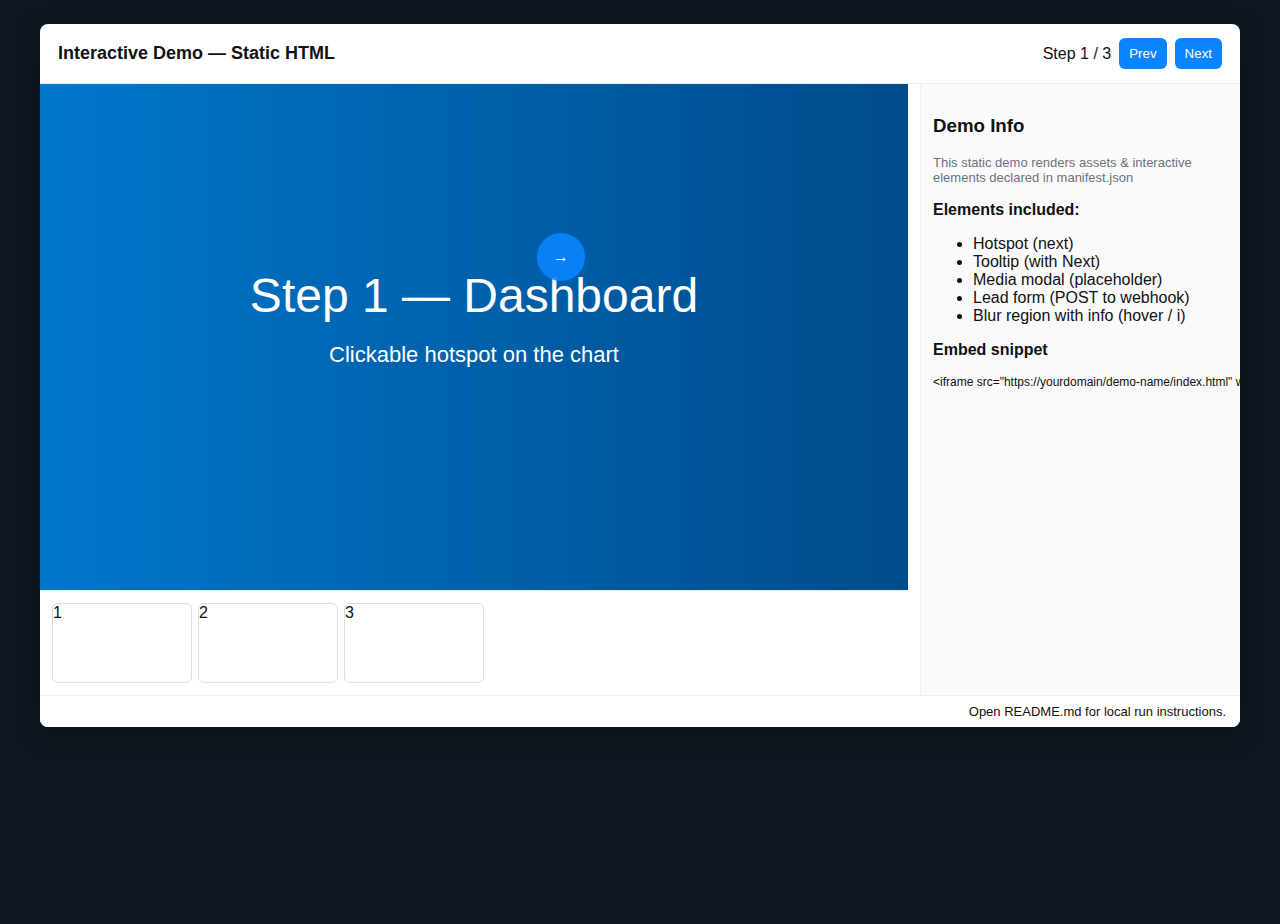
<file: demo/index.html>
<!doctype html>
<html>
<head>
<meta charset="utf-8">
<meta name="viewport" content="width=device-width,initial-scale=1">
<title>Interactive Demo — Static HTML</title>
<link rel="stylesheet" href="css/demo.css">
</head>
<body>
<div class="demo-shell">
  <div class="header">
    <h1>Interactive Demo — Static HTML</h1>
    <div class="controls"><div id="cur-step">Step</div><button class="btn" onclick="goPrev()">Prev</button><button class="btn" onclick="goNext()">Next</button></div>
  </div>
  <div class="layout">
    <div class="left">
      <div class="canvas-wrap">
        <div id="canvas" class="canvas"></div>
      </div>
      <div id="timeline" class="timeline"></div>
    </div>
    <div id="sidebar" class="sidebar info-box">
      <h3>Demo Info</h3>
      <p class="small-muted">This static demo renders assets & interactive elements declared in manifest.json</p>
      <p><strong>Elements included:</strong></p>
      <ul>
        <li>Hotspot (next)</li>
        <li>Tooltip (with Next)</li>
        <li>Media modal (placeholder)</li>
        <li>Lead form (POST to webhook)</li>
        <li>Blur region with info (hover / i)</li>
      </ul>
      <p><strong>Embed snippet</strong></p>
      <pre style="font-size:12px">&lt;iframe src="https://yourdomain/demo-name/index.html" width="100%" height="700"&gt;&lt;/iframe&gt;</pre>
    </div>
  </div>
  <div id="modal-backdrop" class="modal-backdrop"><div id="modal-content" class="modal"></div></div>
  <div class="footer">Open README.md for local run instructions.</div>
</div>
<script src="js/demo.js"></script>
</body>
</html>
</file>
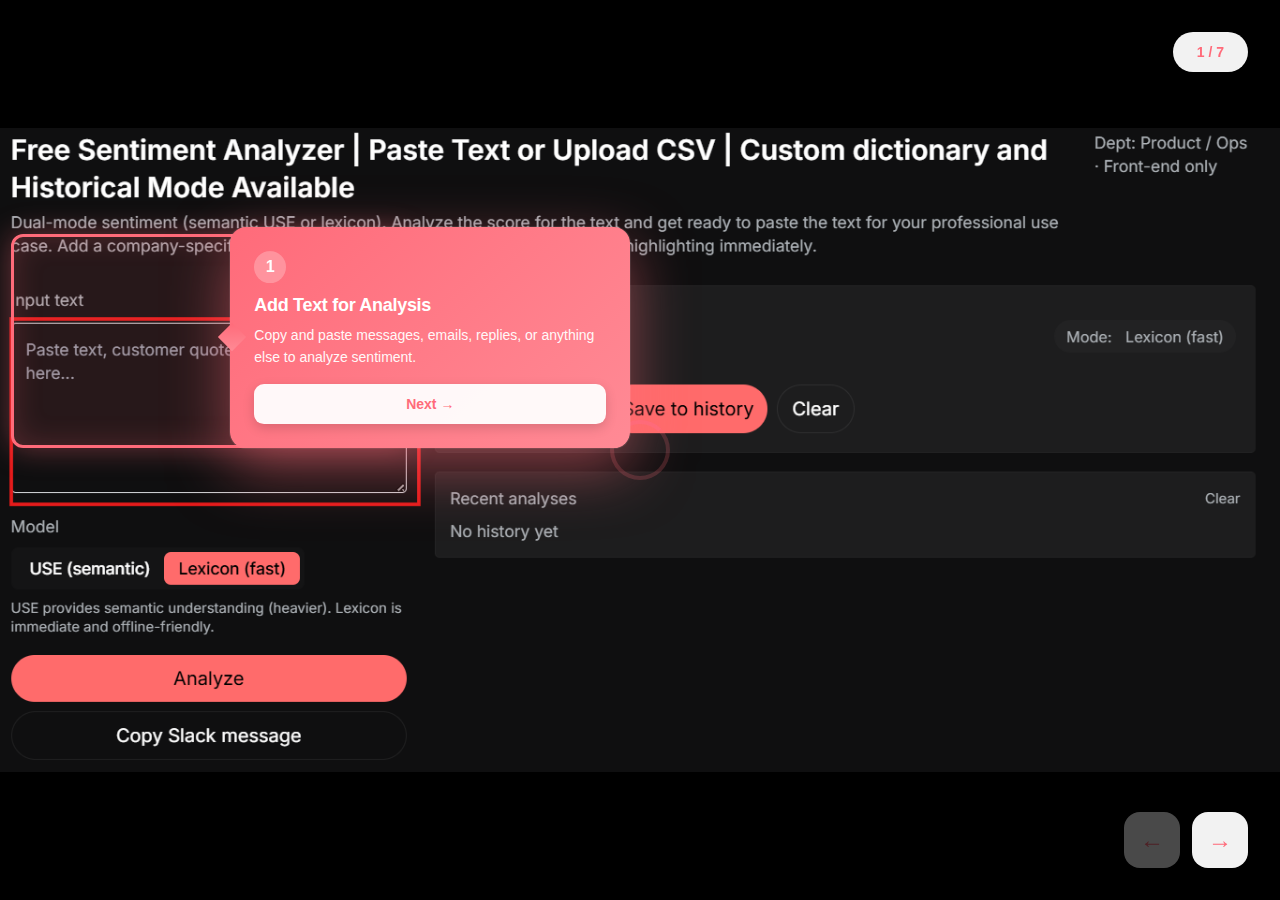
<file: idemo/index.html>
<!DOCTYPE html>
<html lang="en">
<head>
  <meta charset="UTF-8">
  <meta name="viewport" content="width=device-width, initial-scale=1.0">
  <title>LimeNit Sentiment Analyzer - Interactive Demo</title>
  <style>
    * {
      margin: 0;
      padding: 0;
      box-sizing: border-box;
    }

    body {
      font-family: -apple-system, BlinkMacSystemFont, 'Segoe UI', Roboto, Oxygen, Ubuntu, Cantarell, sans-serif;
      background: #000;
      overflow: hidden;
      width: 100vw;
      height: 100vh;
    }

    #demo-container {
      position: relative;
      width: 100%;
      height: 100%;
      background: #000;
    }

    #canvas {
      position: relative;
      width: 100%;
      height: 100%;
      overflow: hidden;
      display: flex;
      align-items: center;
      justify-content: center;
    }

    #canvas img {
      max-width: 100%;
      max-height: 100%;
      width: auto;
      height: auto;
      object-fit: contain;
      display: block;
      transition: opacity 200ms cubic-bezier(0.4, 0, 0.2, 1);
    }

    #canvas.fade-out img {
      opacity: 0;
    }

    #overlay {
      position: absolute;
      top: 0;
      left: 0;
      width: 100%;
      height: 100%;
      pointer-events: none;
    }

    #overlay > * {
      pointer-events: auto;
    }

    .backdrop {
      position: fixed;
      inset: 0;
      background: rgba(0, 0, 0, 0.85);
      backdrop-filter: blur(12px);
      z-index: 999;
      animation: fadeIn 250ms ease-out;
      pointer-events: auto;
    }

    /* Tooltip styles */
    .tooltip {
      position: absolute;
      background: linear-gradient(135deg, #FF6B7A 0%, #FF8A95 100%);
      border-radius: 16px;
      padding: 24px;
      color: #fff;
      box-shadow: 0 20px 60px rgba(255, 107, 122, 0.5), 0 0 0 1px rgba(255, 255, 255, 0.1);
      z-index: 1000;
      max-width: 400px;
      animation: tooltipSlide 350ms cubic-bezier(0.34, 1.56, 0.64, 1);
      transform-origin: center;
    }

    .tooltip::before {
      content: '';
      position: absolute;
      width: 20px;
      height: 20px;
      background: linear-gradient(135deg, #FF6B7A 0%, #FF8A95 100%);
      transform: rotate(45deg);
      z-index: -1;
    }

    .tooltip.top::before {
      bottom: -8px;
      left: 50%;
      margin-left: -10px;
    }

    .tooltip.bottom::before {
      top: -8px;
      left: 50%;
      margin-left: -10px;
    }

    .tooltip.left::before {
      right: -8px;
      top: 50%;
      margin-top: -10px;
    }

    .tooltip.right::before {
      left: -8px;
      top: 50%;
      margin-top: -10px;
    }

    .tooltip-number {
      display: inline-block;
      width: 32px;
      height: 32px;
      background: rgba(255, 255, 255, 0.25);
      border-radius: 50%;
      text-align: center;
      line-height: 32px;
      font-weight: 800;
      font-size: 16px;
      margin-bottom: 12px;
      backdrop-filter: blur(10px);
    }

    .tooltip-title {
      font-size: 18px;
      font-weight: 700;
      margin-bottom: 8px;
      letter-spacing: -0.3px;
    }

    .tooltip-text {
      font-size: 14px;
      line-height: 1.6;
      opacity: 0.95;
      margin-bottom: 16px;
    }

    .tooltip-button {
      background: rgba(255, 255, 255, 0.95);
      color: #FF6B7A;
      border: none;
      border-radius: 10px;
      padding: 12px 28px;
      font-size: 14px;
      font-weight: 700;
      cursor: pointer;
      width: 100%;
      transition: all 200ms cubic-bezier(0.4, 0, 0.2, 1);
      box-shadow: 0 4px 12px rgba(0, 0, 0, 0.15);
    }

    .tooltip-button:hover {
      transform: translateY(-2px);
      box-shadow: 0 6px 20px rgba(0, 0, 0, 0.25);
      background: #fff;
    }

    /* Hotspot pulse animation */
    .hotspot {
      position: absolute;
      background: rgba(255, 107, 122, 0.25);
      border: 3px solid rgba(255, 107, 122, 0.9);
      border-radius: 12px;
      cursor: pointer;
      transition: all 250ms cubic-bezier(0.4, 0, 0.2, 1);
      animation: hotspotPulse 2s infinite;
      display: flex;
      align-items: center;
      justify-content: center;
      backdrop-filter: blur(8px);
    }

    .hotspot:hover {
      background: rgba(255, 107, 122, 0.4);
      border-color: rgba(255, 107, 122, 1);
      transform: scale(1.05);
      box-shadow: 0 8px 32px rgba(255, 107, 122, 0.5);
      animation: none;
    }

    .hotspot-label {
      font-size: 13px;
      font-weight: 700;
      color: #fff;
      text-shadow: 0 2px 8px rgba(0, 0, 0, 0.5);
      pointer-events: none;
    }

    /* Highlight box */
    .highlight-box {
      position: absolute;
      border: 3px solid #FF6B7A;
      border-radius: 12px;
      background: rgba(255, 107, 122, 0.1);
      animation: highlightPulse 2s infinite;
      pointer-events: none;
      box-shadow: 0 0 30px rgba(255, 107, 122, 0.4), inset 0 0 30px rgba(255, 107, 122, 0.2);
    }

    /* Modal styles */
    .modal {
      position: fixed;
      top: 50%;
      left: 50%;
      transform: translate(-50%, -50%);
      background: linear-gradient(135deg, #1a1a1a 0%, #2d2d2d 100%);
      border-radius: 24px;
      padding: 48px;
      max-width: 600px;
      width: 90%;
      box-shadow: 0 40px 120px rgba(0, 0, 0, 0.8);
      z-index: 1001;
      animation: modalSlide 350ms cubic-bezier(0.34, 1.56, 0.64, 1);
      text-align: center;
      border: 2px solid rgba(255, 107, 122, 0.3);
    }

    .modal-icon {
      width: 80px;
      height: 80px;
      margin: 0 auto 24px;
      background: linear-gradient(135deg, #FF6B7A 0%, #FF8A95 100%);
      border-radius: 50%;
      display: flex;
      align-items: center;
      justify-content: center;
      font-size: 40px;
      box-shadow: 0 8px 32px rgba(255, 107, 122, 0.4);
    }

    .modal-title {
      font-size: 32px;
      font-weight: 800;
      color: #fff;
      margin-bottom: 16px;
      letter-spacing: -0.5px;
    }

    .modal-text {
      font-size: 16px;
      line-height: 1.7;
      color: rgba(255, 255, 255, 0.8);
      margin-bottom: 32px;
    }

    .modal-button {
      background: linear-gradient(135deg, #FF6B7A 0%, #FF8A95 100%);
      color: #fff;
      border: none;
      border-radius: 12px;
      padding: 16px 48px;
      font-size: 16px;
      font-weight: 700;
      cursor: pointer;
      transition: all 200ms cubic-bezier(0.4, 0, 0.2, 1);
      box-shadow: 0 8px 24px rgba(255, 107, 122, 0.4);
    }

    .modal-button:hover {
      transform: translateY(-3px);
      box-shadow: 0 12px 32px rgba(255, 107, 122, 0.5);
    }

    /* Navigation controls */
    .nav-controls {
      position: fixed;
      bottom: 32px;
      right: 32px;
      display: flex;
      gap: 12px;
      z-index: 998;
      animation: fadeIn 400ms ease-out 300ms both;
    }

    .nav-button {
      width: 56px;
      height: 56px;
      background: rgba(255, 255, 255, 0.95);
      border: none;
      border-radius: 16px;
      cursor: pointer;
      transition: all 200ms cubic-bezier(0.4, 0, 0.2, 1);
      box-shadow: 0 8px 24px rgba(0, 0, 0, 0.15);
      display: flex;
      align-items: center;
      justify-content: center;
      color: #FF6B7A;
      font-size: 24px;
      font-weight: 300;
    }

    .nav-button:hover:not(:disabled) {
      transform: translateY(-4px);
      box-shadow: 0 12px 32px rgba(0, 0, 0, 0.25);
      background: #fff;
    }

    .nav-button:disabled {
      opacity: 0.3;
      cursor: not-allowed;
    }

    .step-indicator {
      position: fixed;
      top: 32px;
      right: 32px;
      background: rgba(255, 255, 255, 0.95);
      padding: 12px 24px;
      border-radius: 100px;
      font-size: 14px;
      font-weight: 700;
      color: #FF6B7A;
      box-shadow: 0 8px 24px rgba(0, 0, 0, 0.15);
      z-index: 998;
      animation: fadeIn 400ms ease-out 300ms both;
    }

    /* Animations */
    @keyframes fadeIn {
      from { opacity: 0; }
      to { opacity: 1; }
    }

    @keyframes tooltipSlide {
      from {
        opacity: 0;
        transform: scale(0.9);
      }
      to {
        opacity: 1;
        transform: scale(1);
      }
    }

    @keyframes modalSlide {
      from {
        opacity: 0;
        transform: translate(-50%, -48%) scale(0.95);
      }
      to {
        opacity: 1;
        transform: translate(-50%, -50%) scale(1);
      }
    }

    @keyframes hotspotPulse {
      0%, 100% {
        box-shadow: 0 0 0 0 rgba(255, 107, 122, 0.5);
      }
      50% {
        box-shadow: 0 0 0 16px rgba(255, 107, 122, 0);
      }
    }

    @keyframes highlightPulse {
      0%, 100% {
        box-shadow: 0 0 30px rgba(255, 107, 122, 0.4), inset 0 0 30px rgba(255, 107, 122, 0.2);
      }
      50% {
        box-shadow: 0 0 50px rgba(255, 107, 122, 0.6), inset 0 0 50px rgba(255, 107, 122, 0.3);
      }
    }

    .loading {
      position: absolute;
      top: 50%;
      left: 50%;
      transform: translate(-50%, -50%);
      width: 60px;
      height: 60px;
      border: 4px solid rgba(255, 107, 122, 0.2);
      border-top-color: #FF6B7A;
      border-radius: 50%;
      animation: spin 0.8s linear infinite;
    }

    @keyframes spin {
      to { transform: translate(-50%, -50%) rotate(360deg); }
    }

    *:focus-visible {
      outline: 3px solid #FF6B7A;
      outline-offset: 3px;
    }

    @media (max-width: 768px) {
      .tooltip {
        max-width: 280px;
        padding: 20px;
      }

      .modal {
        padding: 32px 24px;
      }

      .nav-controls {
        bottom: 20px;
        right: 20px;
      }

      .step-indicator {
        top: 20px;
        right: 20px;
        font-size: 12px;
        padding: 10px 20px;
      }
    }
  </style>
</head>
<body>
  <div id="demo-container">
    <div id="canvas">
      <div class="loading"></div>
      <img id="step-image" alt="Demo step" style="opacity: 0;">
    </div>
    <div id="overlay"></div>
  </div>

  <div class="step-indicator">
    <span id="step-counter">1 / 7</span>
  </div>

  <div class="nav-controls">
    <button id="prev-btn" class="nav-button" aria-label="Previous step" disabled>←</button>
    <button id="next-btn" class="nav-button" aria-label="Next step">→</button>
  </div>

  <script>
    const CONFIG = {
      defaultWidth: 1400,
      defaultHeight: 800
    };

    const manifest = {
      demoName: "LimeNit Sentiment Analyzer Tour",
      steps: [
        {
          id: "s1",
          asset: "assets/sc1.png",
          elements: [
            {
              type: "tooltip",
              x: 230,
              y: 300,
              text: "Copy and paste messages, emails, replies, or anything else to analyze sentiment.",
              title: "Add Text for Analysis",
              number: "1",
              position: "right",
              next: true
            },
            {
              type: "highlight",
              x: 12,
              y: 208,
              w: 435,
              h: 190
            }
          ]
        },
        {
          id: "s2",
          asset: "assets/sc2.png",
          elements: [
            {
              type: "tooltip",
              x: 230,
              y: 460,
              text: "Lexicon provides rapid analysis. USE offers deeper semantic understanding (may take time to load).",
              title: "Choose Your Model",
              number: "2",
              position: "right",
              next: true
            },
            {
              type: "highlight",
              x: 12,
              y: 410,
              w: 418,
              h: 95
            }
          ]
        },
        {
          id: "s3",
          asset: "assets/sc3.png",
          elements: [
            {
              type: "tooltip",
              x: 230,
              y: 615,
              text: "Click Analyze to start processing your text and get instant sentiment insights.",
              title: "Start Analysis",
              number: "3",
              position: "right",
              next: true
            },
            {
              type: "highlight",
              x: 32,
              y: 545,
              w: 429,
              h: 105
            }
          ]
        },
        {
          id: "s4",
          asset: "assets/sc4.png",
          elements: [
            {
              type: "tooltip",
              x: 905,
              y: 400,
              text: "View detailed sentiment analysis with highlighted tokens, per-sentence breakdown, and overall scores.",
              title: "Line-by-Line Analysis",
              number: "4",
              position: "left",
              next: true
            },
            {
              type: "highlight",
              x: 472,
              y: 38,
              w: 870,
              h: 700
            }
          ]
        },
        {
          id: "s5",
          asset: "assets/sc5.png",
          elements: [
            {
              type: "tooltip",
              x: 905,
              y: 705,
              text: "Export results as JSON or save locally to track sentiment trends over time.",
              title: "Export & Save Results",
              number: "5",
              position: "top",
              next: true
            },
            {
              type: "highlight",
              x: 472,
              y: 635,
              w: 870,
              h: 90
            }
          ]
        },
        {
          id: "s6",
          asset: "assets/sc6.png",
          elements: [
            {
              type: "tooltip",
              x: 230,
              y: 620,
              text: "Upload CSV or Excel files to analyze bulk text. Export results in seconds (may take longer with USE model).",
              title: "Batch Analysis",
              number: "6",
              position: "right",
              next: true
            },
            {
              type: "highlight",
              x: 20,
              y: 30,
              w: 445,
              h: 175
            }
          ]
        },
        {
          id: "s7",
          asset: "assets/sc6.png",
          elements: [
            {
              type: "modal",
              trigger: "auto",
              title: "Ready to Get Started?",
              text: "Experience powerful sentiment analysis for customer feedback, social media monitoring, and market research. Start analyzing for free today!",
              buttonText: "Explore Free Sentiment Analyzer",
              icon: "🎯"
            }
          ]
        }
      ]
    };

    let currentStep = 0;
    let activeModal = null;
    let scaleX = 1;
    let scaleY = 1;

    const canvas = document.getElementById('canvas');
    const overlay = document.getElementById('overlay');
    const stepImage = document.getElementById('step-image');
    const stepCounter = document.getElementById('step-counter');
    const prevBtn = document.getElementById('prev-btn');
    const nextBtn = document.getElementById('next-btn');

    function calculateScale() {
      const rect = canvas.getBoundingClientRect();
      scaleX = rect.width / CONFIG.defaultWidth;
      scaleY = rect.height / CONFIG.defaultHeight;
    }

    function preloadImage(src) {
      return new Promise((resolve, reject) => {
        const img = new Image();
        img.crossOrigin = 'anonymous';
        img.onload = () => {
          img.decode().then(() => resolve(img)).catch(reject);
        };
        img.onerror = reject;
        img.src = src;
      });
    }

    function clearOverlay() {
      overlay.innerHTML = '';
      if (activeModal) {
        document.body.removeChild(activeModal);
        activeModal = null;
      }
    }

    function createTooltip(element) {
      const tooltip = document.createElement('div');
      tooltip.className = `tooltip ${element.position || 'bottom'}`;
      tooltip.style.left = `${element.x * scaleX}px`;
      tooltip.style.top = `${element.y * scaleY}px`;
      
      if (element.position === 'right') {
        tooltip.style.transform = 'translate(20px, -50%)';
      } else if (element.position === 'left') {
        tooltip.style.transform = 'translate(calc(-100% - 20px), -50%)';
      } else if (element.position === 'top') {
        tooltip.style.transform = 'translate(-50%, calc(-100% - 20px))';
      } else {
        tooltip.style.transform = 'translate(-50%, 20px)';
      }

      const number = element.number ? `<div class="tooltip-number">${element.number}</div>` : '';
      const title = element.title ? `<div class="tooltip-title">${element.title}</div>` : '';
      const button = element.next ? '<button class="tooltip-button" onclick="goNext()">Next →</button>' : '';

      tooltip.innerHTML = `
        ${number}
        ${title}
        <div class="tooltip-text">${element.text}</div>
        ${button}
      `;

      overlay.appendChild(tooltip);
    }

    function createHighlight(element) {
      const highlight = document.createElement('div');
      highlight.className = 'highlight-box';
      highlight.style.left = `${element.x * scaleX}px`;
      highlight.style.top = `${element.y * scaleY}px`;
      highlight.style.width = `${element.w * scaleX}px`;
      highlight.style.height = `${element.h * scaleY}px`;
      overlay.appendChild(highlight);
    }

    function createHotspot(element) {
      const hotspot = document.createElement('button');
      hotspot.className = 'hotspot';
      hotspot.style.left = `${element.x * scaleX}px`;
      hotspot.style.top = `${element.y * scaleY}px`;
      hotspot.style.width = `${element.w * scaleX}px`;
      hotspot.style.height = `${element.h * scaleY}px`;
      hotspot.setAttribute('aria-label', element.label);

      if (element.label) {
        const label = document.createElement('span');
        label.className = 'hotspot-label';
        label.textContent = element.label;
        hotspot.appendChild(label);
      }

      hotspot.onclick = () => handleAction(element.action);
      overlay.appendChild(hotspot);
    }

    function createModal(element) {
      const backdrop = document.createElement('div');
      backdrop.className = 'backdrop';
      backdrop.onclick = () => {
        closeModal();
        if (element.buttonText.includes('Explore')) {
          window.open('https://limenit.com/tools/setiment-analyzer', '_blank');
        }
      };

      const modal = document.createElement('div');
      modal.className = 'modal';
      modal.onclick = (e) => e.stopPropagation();

      const icon = element.icon ? `<div class="modal-icon">${element.icon}</div>` : '';

      modal.innerHTML = `
        ${icon}
        <h2 class="modal-title">${element.title}</h2>
        <p class="modal-text">${element.text}</p>
        <button class="modal-button" onclick="handleModalButton('${element.buttonText}')">
          ${element.buttonText}
        </button>
      `;

      backdrop.appendChild(modal);
      document.body.appendChild(backdrop);
      activeModal = backdrop;

      modal.querySelector('button').focus();
    }

    function handleAction(action) {
      if (action.type === 'next') {
        goNext();
      } else if (action.type === 'url') {
        window.open(action.url, '_blank');
      }
    }

    function closeModal() {
      if (activeModal) {
        document.body.removeChild(activeModal);
        activeModal = null;
      }
    }

    window.handleModalButton = function(buttonText) {
      closeModal();
      if (buttonText.includes('Explore')) {
        window.open('https://www.limenit.com/tools/sentiment-analyzer/', '_blank');
      }
    };

    async function renderStep() {
      const step = manifest.steps[currentStep];
      
      canvas.classList.add('fade-out');
      clearOverlay();

      await new Promise(resolve => setTimeout(resolve, 200));

      try {
        const img = await preloadImage(step.asset);
        stepImage.src = img.src;
        stepImage.style.opacity = '1';
        canvas.classList.remove('fade-out');
      } catch (error) {
        console.error('Failed to load image:', error);
        stepImage.style.opacity = '1';
        canvas.classList.remove('fade-out');
      }

      stepCounter.textContent = `${currentStep + 1} / ${manifest.steps.length}`;
      prevBtn.disabled = currentStep === 0;
      nextBtn.disabled = currentStep === manifest.steps.length - 1;

      calculateScale();

      await new Promise(resolve => setTimeout(resolve, 250));
      
      step.elements.forEach(element => {
        if (element.type === 'tooltip') {
          createTooltip(element);
        } else if (element.type === 'hotspot') {
          createHotspot(element);
        } else if (element.type === 'highlight') {
          createHighlight(element);
        } else if (element.type === 'modal' && element.trigger === 'auto') {
          setTimeout(() => createModal(element), 400);
        }
      });
    }

    window.goNext = function() {
      if (currentStep < manifest.steps.length - 1) {
        currentStep++;
        renderStep();
      }
    };

    window.goPrev = function() {
      if (currentStep > 0) {
        currentStep--;
        renderStep();
      }
    };

    prevBtn.onclick = goPrev;
    nextBtn.onclick = goNext;

    document.addEventListener('keydown', (e) => {
      if (e.key === 'ArrowRight') goNext();
      if (e.key === 'ArrowLeft') goPrev();
      if (e.key === 'Escape') closeModal();
    });

    let resizeTimeout;
    window.addEventListener('resize', () => {
      clearTimeout(resizeTimeout);
      resizeTimeout = setTimeout(() => {
        calculateScale();
        clearOverlay();
        const step = manifest.steps[currentStep];
        step.elements.forEach(element => {
          if (element.type === 'tooltip') createTooltip(element);
          else if (element.type === 'hotspot') createHotspot(element);
          else if (element.type === 'highlight') createHighlight(element);
        });
      }, 100);
    });

    calculateScale();
    renderStep();
  </script>
</body>
</html>
</file>
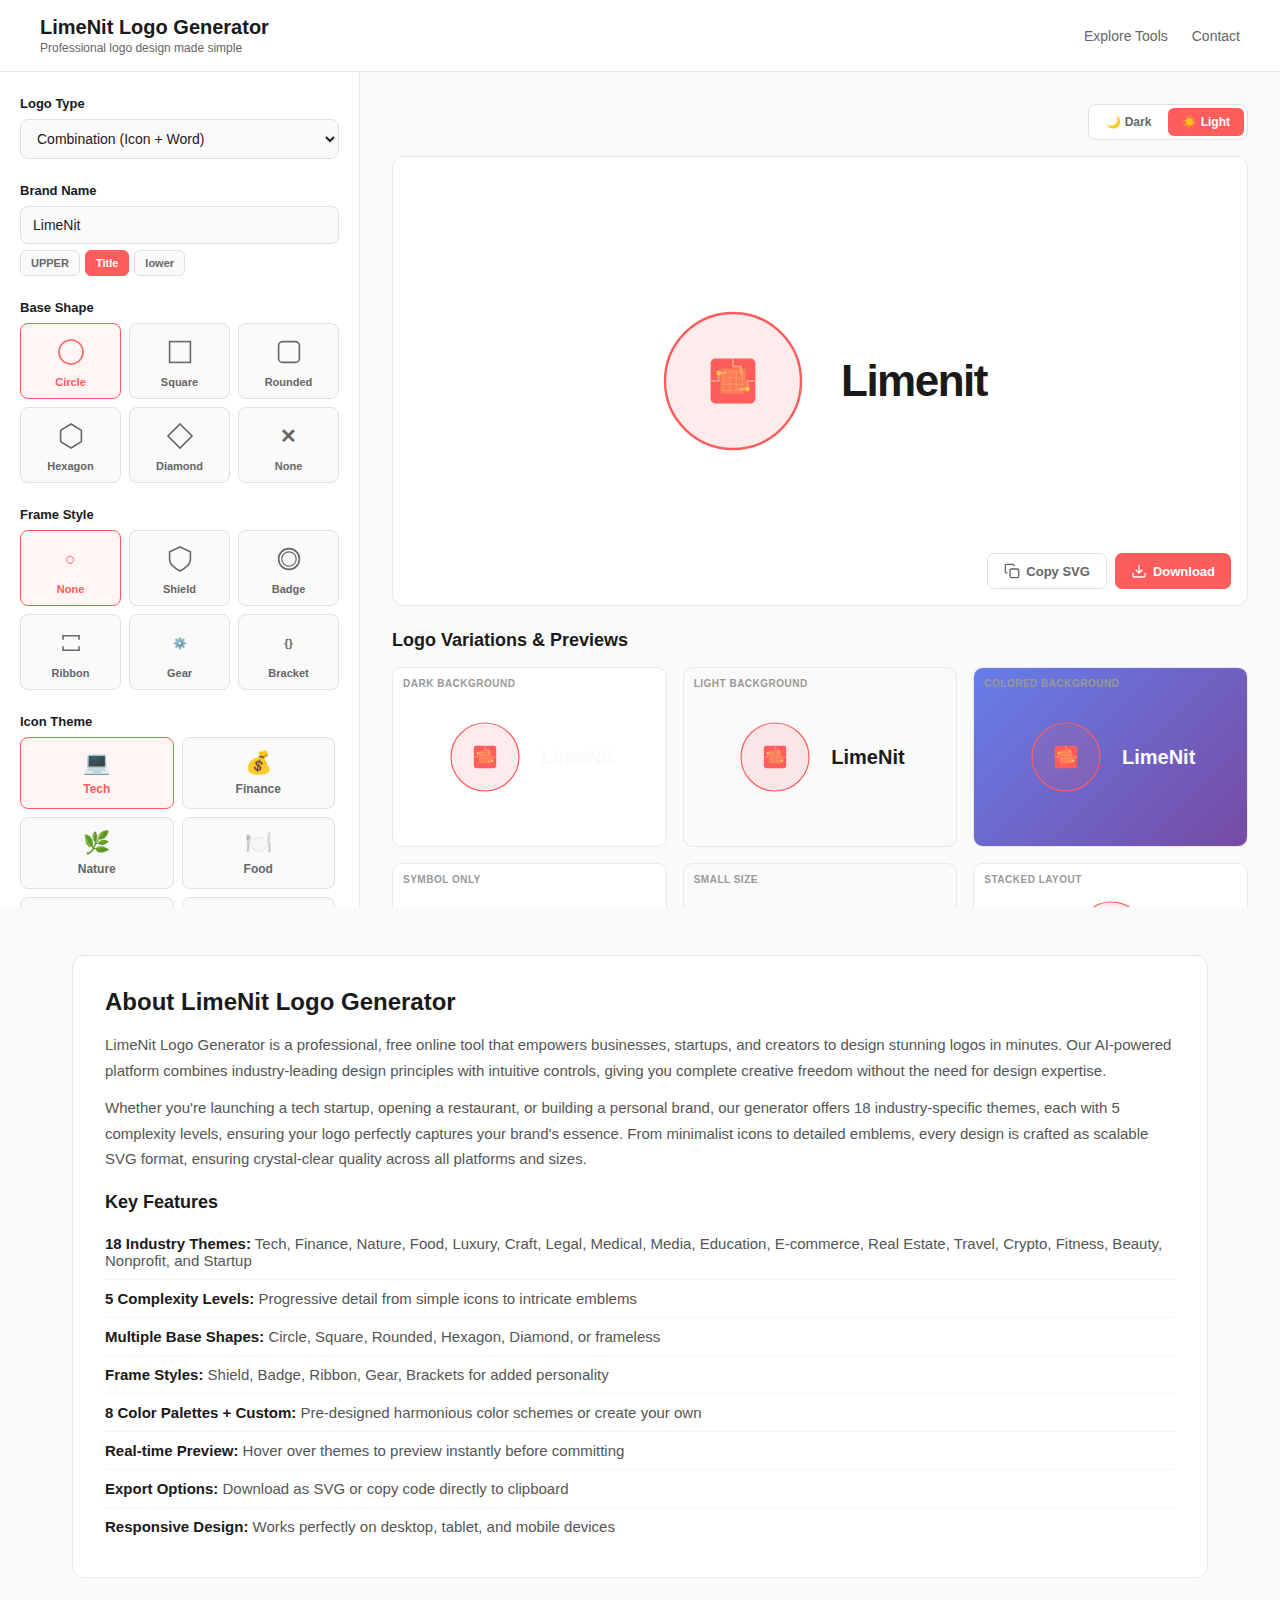
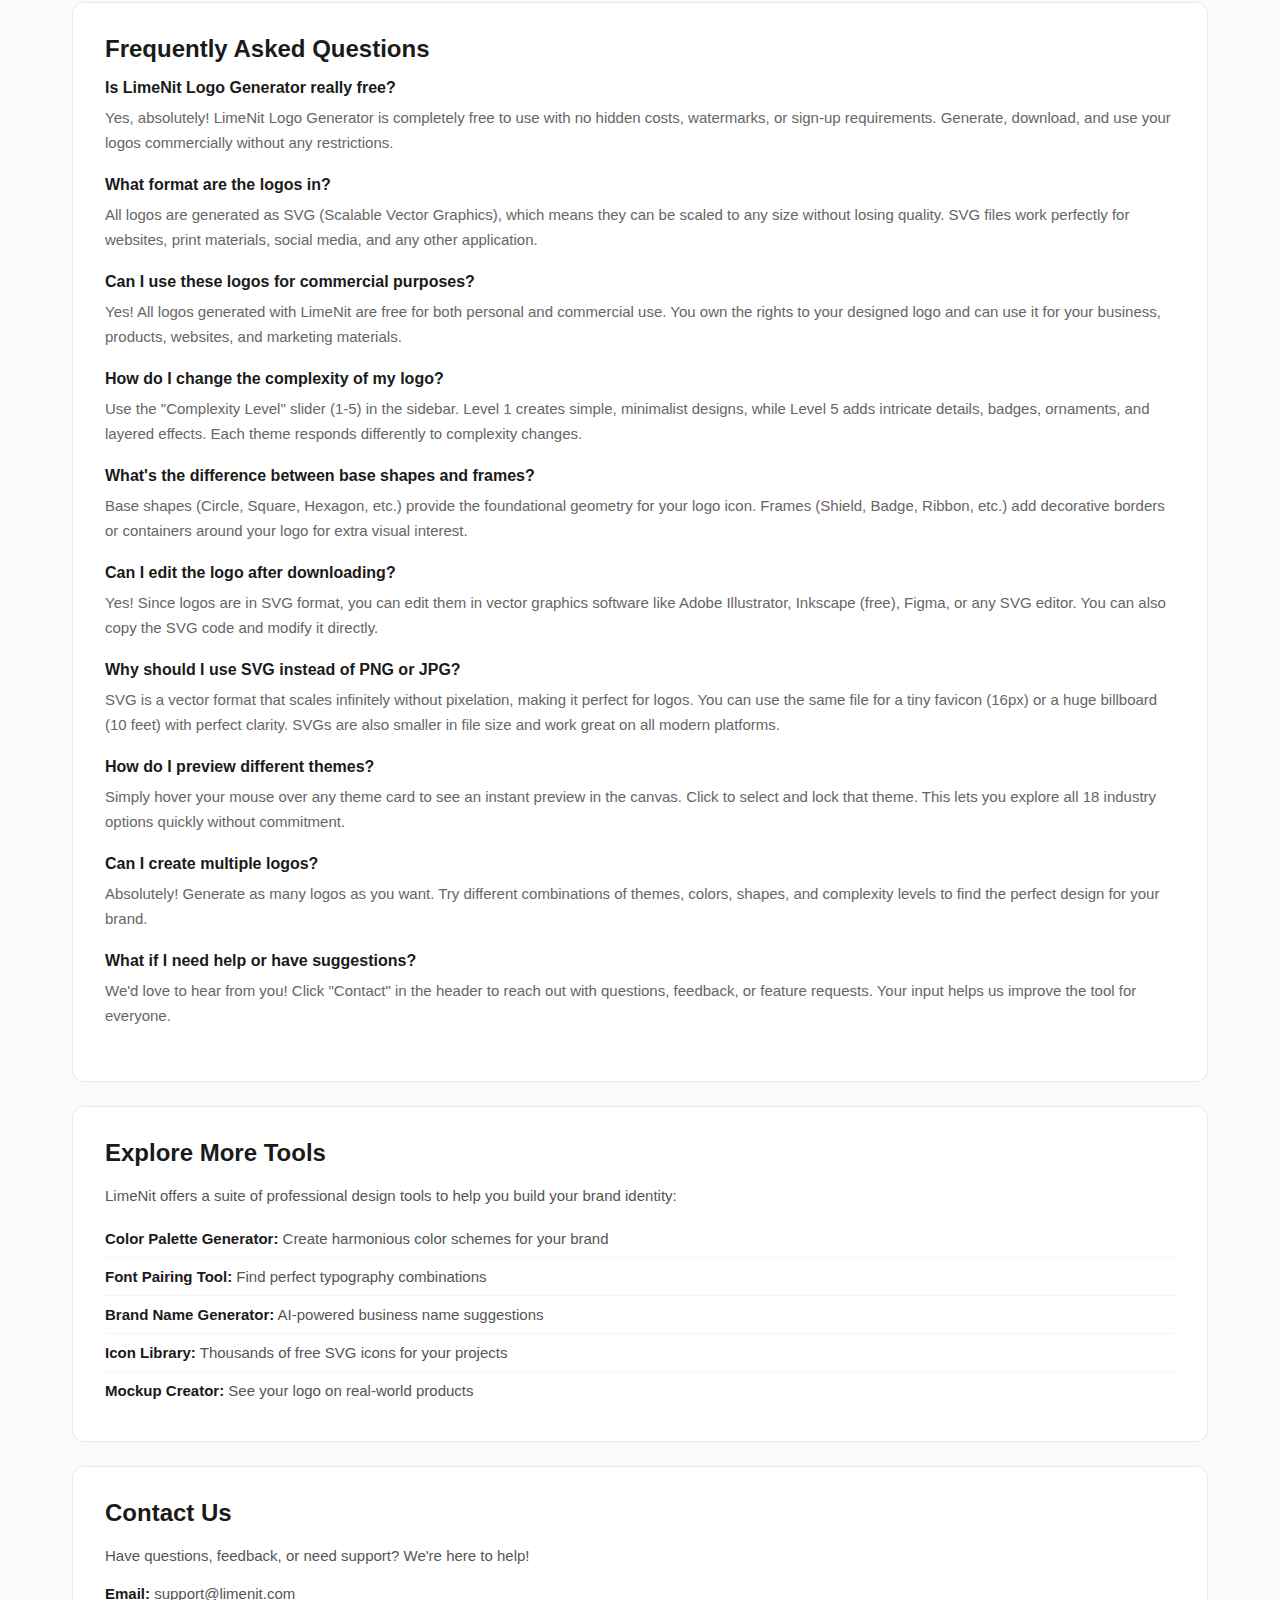
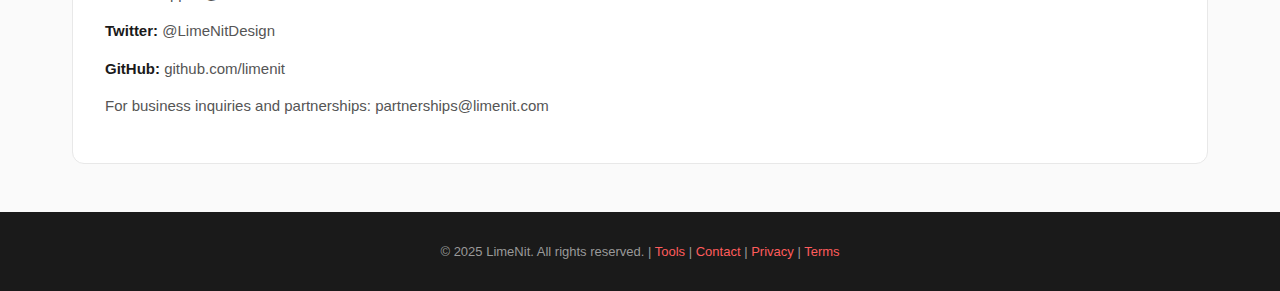
<file: tools/svg-logo-generator/index.html>
<!DOCTYPE html>
<html lang="en">
<head>
  <!-- Google tag (gtag.js) -->
<script async src="https://www.googletagmanager.com/gtag/js?id=G-KVW3EK600P"></script>
<script>
  window.dataLayer = window.dataLayer || [];
  function gtag(){dataLayer.push(arguments);}
  gtag('js', new Date());

  gtag('config', 'G-KVW3EK600P');
</script>
  <meta charset="UTF-8">
  <meta name="viewport" content="width=device-width, initial-scale=1.0">
  <title>LimeNit Logo Generator - Create Professional Logos Instantly</title>
  <meta name="description" content="Free professional logo generator. Create stunning SVG logos for your brand in seconds with AI-powered design tools.">
  <style>
    * { margin: 0; padding: 0; box-sizing: border-box; }
    
    body {
      font-family: -apple-system, BlinkMacSystemFont, "Segoe UI", Roboto, "Helvetica Neue", Arial, sans-serif;
      background: #FAFAFA;
      color: #1A1A1A;
      overflow-x: hidden;
    }

    .header {
      background: white;
      border-bottom: 1px solid #E8E8E8;
      padding: 16px 40px;
      position: sticky;
      top: 0;
      z-index: 100;
      display: flex;
      justify-content: space-between;
      align-items: center;
    }
    
    .header-left h1 {
      font-size: 20px;
      font-weight: 700;
      color: #1A1A1A;
      margin-bottom: 2px;
    }
    
    .header-left p {
      font-size: 12px;
      color: #666;
    }
    
    .header-right {
      display: flex;
      gap: 24px;
      align-items: center;
    }
    
    .header-link {
      font-size: 14px;
      color: #666;
      text-decoration: none;
      font-weight: 500;
      transition: color 0.2s;
    }
    
    .header-link:hover {
      color: #FF5C5C;
    }

    .container {
      display: grid;
      grid-template-columns: 360px 1fr;
      min-height: calc(100vh - 65px);
    }

    .sidebar {
      background: white;
      border-right: 1px solid #E8E8E8;
      padding: 24px 20px;
      overflow-y: auto;
      height: calc(100vh - 65px);
    }

    .control-group {
      margin-bottom: 24px;
    }

    .control-label {
      font-size: 13px;
      font-weight: 600;
      color: #1A1A1A;
      margin-bottom: 8px;
      display: block;
    }

    .input-field {
      width: 100%;
      padding: 10px 12px;
      background: #FAFAFA;
      border: 1px solid #E0E0E0;
      border-radius: 8px;
      color: #1A1A1A;
      font-size: 14px;
      transition: all 0.2s;
    }

    .input-field:focus {
      outline: none;
      border-color: #FF5C5C;
      background: white;
    }

    select.input-field {
      cursor: pointer;
    }

    .color-picker-wrapper {
      display: flex;
      gap: 8px;
      flex-wrap: wrap;
    }

    .color-option {
      width: 40px;
      height: 40px;
      border-radius: 8px;
      cursor: pointer;
      border: 2px solid transparent;
      transition: all 0.2s;
      position: relative;
    }

    .color-option:hover {
      transform: scale(1.08);
    }

    .color-option.selected {
      border-color: #FF5C5C;
      box-shadow: 0 0 0 2px rgba(255, 92, 92, 0.2);
    }

    .color-option.selected::after {
      content: '✓';
      position: absolute;
      top: 50%;
      left: 50%;
      transform: translate(-50%, -50%);
      color: white;
      font-size: 16px;
      font-weight: bold;
      text-shadow: 0 0 3px rgba(0,0,0,0.5);
    }

    .color-custom {
      background: linear-gradient(135deg, #667eea 0%, #764ba2 50%, #f093fb 100%);
      position: relative;
      overflow: hidden;
      display: flex;
      align-items: center;
      justify-content: center;
    }

    .color-custom::before {
      content: '🎨';
      font-size: 18px;
      position: absolute;
      z-index: 1;
      pointer-events: none;
    }

    .color-custom input[type="color"] {
      position: absolute;
      width: 100%;
      height: 100%;
      opacity: 0;
      cursor: pointer;
    }

    .tile-grid {
      display: grid;
      grid-template-columns: repeat(3, 1fr);
      gap: 8px;
    }

    .tile-option {
      padding: 10px 6px;
      background: #FAFAFA;
      border: 1.5px solid #E0E0E0;
      border-radius: 8px;
      cursor: pointer;
      transition: all 0.2s;
      text-align: center;
      font-size: 11px;
      font-weight: 600;
      color: #666;
    }

    .tile-option:hover {
      border-color: #FF5C5C;
      background: white;
      color: #1A1A1A;
    }

    .tile-option.selected {
      border-color: #FF5C5C;
      background: #FFF5F5;
      color: #FF5C5C;
    }

    .tile-option-icon {
      width: 100%;
      height: 36px;
      margin: 0 auto 6px;
      display: flex;
      align-items: center;
      justify-content: center;
    }

    .theme-grid {
      display: grid;
      grid-template-columns: repeat(2, 1fr);
      gap: 8px;
      max-height: 380px;
      overflow-y: auto;
      padding-right: 4px;
    }

    .theme-grid::-webkit-scrollbar {
      width: 5px;
    }

    .theme-grid::-webkit-scrollbar-track {
      background: #F5F5F5;
      border-radius: 3px;
    }

    .theme-grid::-webkit-scrollbar-thumb {
      background: #D0D0D0;
      border-radius: 3px;
    }

    .theme-card {
      padding: 12px;
      background: #FAFAFA;
      border: 1.5px solid #E0E0E0;
      border-radius: 8px;
      cursor: pointer;
      transition: all 0.2s;
      text-align: center;
      font-size: 12px;
      font-weight: 600;
      color: #666;
    }

    .theme-card:hover {
      border-color: #FF5C5C;
      background: white;
      color: #1A1A1A;
      transform: translateY(-1px);
      box-shadow: 0 2px 8px rgba(0,0,0,0.08);
    }

    .theme-card.selected {
      border-color: #FF5C5C;
      background: #FFF5F5;
      color: #FF5C5C;
    }

    .theme-icon {
      font-size: 22px;
      margin-bottom: 6px;
    }

    .slider-wrapper {
      display: flex;
      flex-direction: column;
      gap: 6px;
    }

    .slider-value {
      font-size: 12px;
      color: #999;
      text-align: right;
    }

    input[type="range"] {
      width: 100%;
      height: 5px;
      background: #E8E8E8;
      border-radius: 3px;
      outline: none;
      -webkit-appearance: none;
    }

    input[type="range"]::-webkit-slider-thumb {
      -webkit-appearance: none;
      width: 16px;
      height: 16px;
      background: #FF5C5C;
      border-radius: 50%;
      cursor: pointer;
      box-shadow: 0 2px 4px rgba(0,0,0,0.15);
    }

    .toggle-group {
      display: flex;
      gap: 6px;
    }

    .toggle-btn {
      flex: 1;
      padding: 9px;
      background: #FAFAFA;
      border: 1.5px solid #E0E0E0;
      border-radius: 7px;
      color: #666;
      font-size: 12px;
      cursor: pointer;
      transition: all 0.2s;
      font-weight: 600;
    }

    .toggle-btn.active {
      background: #FF5C5C;
      color: white;
      border-color: #FF5C5C;
    }

    .canvas-area {
      padding: 32px;
      overflow-y: auto;
      height: calc(100vh - 65px);
      background: #FAFAFA;
    }

    .canvas-header {
      display: flex;
      justify-content: flex-end;
      margin-bottom: 16px;
    }

    .theme-toggle {
      display: flex;
      background: white;
      border: 1.5px solid #E0E0E0;
      border-radius: 8px;
      padding: 3px;
      gap: 3px;
    }

    .theme-toggle-btn {
      padding: 7px 14px;
      background: transparent;
      border: none;
      color: #666;
      font-size: 12px;
      font-weight: 600;
      cursor: pointer;
      border-radius: 6px;
      transition: all 0.2s;
    }

    .theme-toggle-btn.active {
      background: #FF5C5C;
      color: white;
    }

    .canvas-main {
      background: white;
      border: 1px solid #E8E8E8;
      border-radius: 12px;
      padding: 48px;
      position: relative;
      min-height: 450px;
      display: flex;
      align-items: center;
      justify-content: center;
      transition: background 0.3s ease;
      margin-bottom: 24px;
    }

    .canvas-main.dark {
      background: #1A1A1A;
    }

    .logo-container {
      display: flex;
      align-items: center;
      gap: 28px;
      transition: all 0.3s ease;
    }

    .logo-container.vertical {
      flex-direction: column;
      gap: 18px;
    }

    .brand-name {
      font-size: 44px;
      font-weight: 800;
      letter-spacing: -1.5px;
      transition: all 0.3s ease;
      color: #1A1A1A;
    }

    .brand-name.light-text {
      color: #FAFAFA;
    }

    .canvas-controls {
      position: absolute;
      bottom: 16px;
      right: 16px;
      display: flex;
      gap: 8px;
    }

    .btn {
      padding: 9px 16px;
      background: #FF5C5C;
      color: white;
      border: none;
      border-radius: 7px;
      font-size: 13px;
      font-weight: 600;
      cursor: pointer;
      transition: all 0.2s;
      display: flex;
      align-items: center;
      gap: 6px;
    }

    .btn:hover {
      background: #ff4545;
      transform: translateY(-1px);
      box-shadow: 0 4px 12px rgba(255, 92, 92, 0.3);
    }

    .btn-secondary {
      background: white;
      color: #666;
      border: 1.5px solid #E0E0E0;
    }

    .btn-secondary:hover {
      background: #FAFAFA;
      border-color: #D0D0D0;
      box-shadow: 0 2px 8px rgba(0,0,0,0.08);
    }

    .case-toggle {
      display: flex;
      gap: 5px;
      margin-top: 6px;
    }

    .case-btn {
      padding: 6px 10px;
      background: #FAFAFA;
      border: 1.5px solid #E0E0E0;
      border-radius: 6px;
      color: #666;
      font-size: 11px;
      cursor: pointer;
      transition: all 0.2s;
      font-weight: 600;
    }

    .case-btn.active {
      background: #FF5C5C;
      color: white;
      border-color: #FF5C5C;
    }

    .preview-section {
      margin-top: 24px;
    }

    .preview-title {
      font-size: 18px;
      font-weight: 700;
      margin-bottom: 16px;
      color: #1A1A1A;
    }

    .preview-grid {
      display: grid;
      grid-template-columns: repeat(auto-fit, minmax(260px, 1fr));
      gap: 16px;
    }

    .preview-card {
      background: white;
      border: 1px solid #E8E8E8;
      border-radius: 10px;
      padding: 24px;
      display: flex;
      align-items: center;
      justify-content: center;
      min-height: 180px;
      position: relative;
    }

    .preview-label {
      position: absolute;
      top: 10px;
      left: 10px;
      font-size: 10px;
      color: #999;
      text-transform: uppercase;
      letter-spacing: 0.5px;
      font-weight: 600;
    }

    .preview-card.light {
      background: #FAFAFA;
    }

    .preview-card.colored {
      background: linear-gradient(135deg, #667eea 0%, #764ba2 100%);
    }

    .divider {
      height: 1px;
      background: #E8E8E8;
      margin: 20px 0;
    }

    .notification {
      position: fixed;
      bottom: 24px;
      right: 24px;
      background: #10b981;
      color: white;
      padding: 12px 18px;
      border-radius: 8px;
      font-size: 13px;
      font-weight: 600;
      opacity: 0;
      transform: translateY(15px);
      transition: all 0.3s;
      pointer-events: none;
      z-index: 1000;
      box-shadow: 0 4px 12px rgba(16, 185, 129, 0.4);
    }

    .notification.show {
      opacity: 1;
      transform: translateY(0);
    }

    .content-section {
      max-width: 1200px;
      margin: 48px auto;
      padding: 0 32px;
    }

    .content-block {
      background: white;
      border: 1px solid #E8E8E8;
      border-radius: 12px;
      padding: 32px;
      margin-bottom: 24px;
    }

    .content-block h2 {
      font-size: 24px;
      font-weight: 700;
      color: #1A1A1A;
      margin-bottom: 16px;
    }

    .content-block h3 {
      font-size: 18px;
      font-weight: 600;
      color: #1A1A1A;
      margin: 20px 0 12px 0;
    }

    .content-block p {
      font-size: 15px;
      line-height: 1.7;
      color: #555;
      margin-bottom: 12px;
    }

    .content-block ul {
      list-style: none;
      padding-left: 0;
    }

    .content-block li {
      padding: 10px 0;
      border-bottom: 1px solid #F5F5F5;
      font-size: 15px;
      color: #555;
    }

    .content-block li:last-child {
      border-bottom: none;
    }

    .content-block strong {
      color: #1A1A1A;
      font-weight: 600;
    }

    .faq-item {
      margin-bottom: 20px;
    }

    .faq-question {
      font-size: 16px;
      font-weight: 600;
      color: #1A1A1A;
      margin-bottom: 8px;
    }

    .faq-answer {
      font-size: 15px;
      line-height: 1.7;
      color: #666;
    }

    .footer {
      background: #1A1A1A;
      color: #999;
      text-align: center;
      padding: 32px;
      font-size: 13px;
      margin-top: 48px;
    }

    .footer a {
      color: #FF5C5C;
      text-decoration: none;
    }

    @media (max-width: 1024px) {
      .container {
        grid-template-columns: 1fr;
      }
      .sidebar {
        height: auto;
        border-right: none;
        border-bottom: 1px solid #E8E8E8;
      }
      .canvas-area {
        height: auto;
      }
    }
  </style>
</head>
<body>

  <div class="header">
    <div class="header-left">
      <h1>LimeNit Logo Generator</h1>
      <p>Professional logo design made simple</p>
    </div>
    <div class="header-right">
      <a href="#tools" class="header-link">Explore Tools</a>
      <a href="#contact" class="header-link">Contact</a>
    </div>
  </div>

  <div class="container">
    <div class="sidebar">
      
      <div class="control-group">
        <label class="control-label">Logo Type</label>
        <select class="input-field" id="logoType">
          <option value="combination">Combination (Icon + Word)</option>
          <option value="icon">Icon Only</option>
        </select>
      </div>

      <div class="control-group">
        <label class="control-label">Brand Name</label>
        <input type="text" class="input-field" id="brandName" value="LimeNit" placeholder="Enter brand name">
        <div class="case-toggle">
          <button class="case-btn" onclick="setCase('upper')">UPPER</button>
          <button class="case-btn active" onclick="setCase('title')">Title</button>
          <button class="case-btn" onclick="setCase('lower')">lower</button>
        </div>
      </div>

      <div class="control-group">
        <label class="control-label">Base Shape</label>
        <div class="tile-grid">
          <div class="tile-option selected" data-shape="circle" onclick="selectShape(this, 'circle')">
            <div class="tile-option-icon">
              <svg width="32" height="32" viewBox="0 0 40 40">
                <circle cx="20" cy="20" r="15" fill="none" stroke="currentColor" stroke-width="2"/>
              </svg>
            </div>
            Circle
          </div>
          <div class="tile-option" data-shape="square" onclick="selectShape(this, 'square')">
            <div class="tile-option-icon">
              <svg width="32" height="32" viewBox="0 0 40 40">
                <rect x="7" y="7" width="26" height="26" fill="none" stroke="currentColor" stroke-width="2"/>
              </svg>
            </div>
            Square
          </div>
          <div class="tile-option" data-shape="rounded" onclick="selectShape(this, 'rounded')">
            <div class="tile-option-icon">
              <svg width="32" height="32" viewBox="0 0 40 40">
                <rect x="7" y="7" width="26" height="26" rx="5" fill="none" stroke="currentColor" stroke-width="2"/>
              </svg>
            </div>
            Rounded
          </div>
          <div class="tile-option" data-shape="hexagon" onclick="selectShape(this, 'hexagon')">
            <div class="tile-option-icon">
              <svg width="32" height="32" viewBox="0 0 40 40">
                <polygon points="20,5 33,13 33,27 20,35 7,27 7,13" fill="none" stroke="currentColor" stroke-width="2"/>
              </svg>
            </div>
            Hexagon
          </div>
          <div class="tile-option" data-shape="diamond" onclick="selectShape(this, 'diamond')">
            <div class="tile-option-icon">
              <svg width="32" height="32" viewBox="0 0 40 40">
                <polygon points="20,5 35,20 20,35 5,20" fill="none" stroke="currentColor" stroke-width="2"/>
              </svg>
            </div>
            Diamond
          </div>
          <div class="tile-option" data-shape="none" onclick="selectShape(this, 'none')">
            <div class="tile-option-icon" style="font-size: 20px;">✕</div>
            None
          </div>
        </div>
      </div>

      <div class="control-group">
        <label class="control-label">Frame Style</label>
        <div class="tile-grid">
          <div class="tile-option selected" data-frame="none" onclick="selectFrame(this, 'none')">
            <div class="tile-option-icon" style="font-size: 18px;">○</div>
            None
          </div>
          <div class="tile-option" data-frame="shield" onclick="selectFrame(this, 'shield')">
            <div class="tile-option-icon">
              <svg width="32" height="32" viewBox="0 0 40 40">
                <path d="M20,5 L33,11 L33,21 Q33,28 20,35 Q7,28 7,21 L7,11 Z" fill="none" stroke="currentColor" stroke-width="2"/>
              </svg>
            </div>
            Shield
          </div>
          <div class="tile-option" data-frame="badge" onclick="selectFrame(this, 'badge')">
            <div class="tile-option-icon">
              <svg width="32" height="32" viewBox="0 0 40 40">
                <circle cx="20" cy="20" r="13" fill="none" stroke="currentColor" stroke-width="2"/>
                <circle cx="20" cy="20" r="9" fill="none" stroke="currentColor" stroke-width="1.5"/>
              </svg>
            </div>
            Badge
          </div>
          <div class="tile-option" data-frame="ribbon" onclick="selectFrame(this, 'ribbon')">
            <div class="tile-option-icon">
              <svg width="32" height="32" viewBox="0 0 40 40">
                <path d="M10,16 L10,11 L30,11 L30,16 M10,24 L10,29 L30,29 L30,24" fill="none" stroke="currentColor" stroke-width="2"/>
              </svg>
            </div>
            Ribbon
          </div>
          <div class="tile-option" data-frame="gear" onclick="selectFrame(this, 'gear')">
            <div class="tile-option-icon">⚙️</div>
            Gear
          </div>
          <div class="tile-option" data-frame="bracket" onclick="selectFrame(this, 'bracket')">
            <div class="tile-option-icon">{}</div>
            Bracket
          </div>
        </div>
      </div>

      <div class="control-group">
        <label class="control-label">Icon Theme</label>
        <div class="theme-grid">
          <div class="theme-card selected" data-theme="tech" onclick="selectTheme(this, 'tech')" onmouseenter="previewTheme('tech')" onmouseleave="restoreTheme()">
            <div class="theme-icon">💻</div>
            Tech
          </div>
          <div class="theme-card" data-theme="finance" onclick="selectTheme(this, 'finance')" onmouseenter="previewTheme('finance')" onmouseleave="restoreTheme()">
            <div class="theme-icon">💰</div>
            Finance
          </div>
          <div class="theme-card" data-theme="nature" onclick="selectTheme(this, 'nature')" onmouseenter="previewTheme('nature')" onmouseleave="restoreTheme()">
            <div class="theme-icon">🌿</div>
            Nature
          </div>
          <div class="theme-card" data-theme="food" onclick="selectTheme(this, 'food')" onmouseenter="previewTheme('food')" onmouseleave="restoreTheme()">
            <div class="theme-icon">🍽️</div>
            Food
          </div>
          <div class="theme-card" data-theme="luxury" onclick="selectTheme(this, 'luxury')" onmouseenter="previewTheme('luxury')" onmouseleave="restoreTheme()">
            <div class="theme-icon">👑</div>
            Luxury
          </div>
          <div class="theme-card" data-theme="craft" onclick="selectTheme(this, 'craft')" onmouseenter="previewTheme('craft')" onmouseleave="restoreTheme()">
            <div class="theme-icon">🔨</div>
            Craft
          </div>
          <div class="theme-card" data-theme="legal" onclick="selectTheme(this, 'legal')" onmouseenter="previewTheme('legal')" onmouseleave="restoreTheme()">
            <div class="theme-icon">⚖️</div>
            Legal
          </div>
          <div class="theme-card" data-theme="medical" onclick="selectTheme(this, 'medical')" onmouseenter="previewTheme('medical')" onmouseleave="restoreTheme()">
            <div class="theme-icon">⚕️</div>
            Medical
          </div>
          <div class="theme-card" data-theme="media" onclick="selectTheme(this, 'media')" onmouseenter="previewTheme('media')" onmouseleave="restoreTheme()">
            <div class="theme-icon">🎬</div>
            Media
          </div>
          <div class="theme-card" data-theme="education" onclick="selectTheme(this, 'education')" onmouseenter="previewTheme('education')" onmouseleave="restoreTheme()">
            <div class="theme-icon">📚</div>
            Education
          </div>
          <div class="theme-card" data-theme="ecommerce" onclick="selectTheme(this, 'ecommerce')" onmouseenter="previewTheme('ecommerce')" onmouseleave="restoreTheme()">
            <div class="theme-icon">🛒</div>
            E-commerce
          </div>
          <div class="theme-card" data-theme="realestate" onclick="selectTheme(this, 'realestate')" onmouseenter="previewTheme('realestate')" onmouseleave="restoreTheme()">
            <div class="theme-icon">🏠</div>
            Real Estate
          </div>
          <div class="theme-card" data-theme="travel" onclick="selectTheme(this, 'travel')" onmouseenter="previewTheme('travel')" onmouseleave="restoreTheme()">
            <div class="theme-icon">✈️</div>
            Travel
          </div>
          <div class="theme-card" data-theme="crypto" onclick="selectTheme(this, 'crypto')" onmouseenter="previewTheme('crypto')" onmouseleave="restoreTheme()">
            <div class="theme-icon">🔷</div>
            Crypto
          </div>
          <div class="theme-card" data-theme="fitness" onclick="selectTheme(this, 'fitness')" onmouseenter="previewTheme('fitness')" onmouseleave="restoreTheme()">
            <div class="theme-icon">💪</div>
            Fitness
          </div>
          <div class="theme-card" data-theme="beauty" onclick="selectTheme(this, 'beauty')" onmouseenter="previewTheme('beauty')" onmouseleave="restoreTheme()">
            <div class="theme-icon">🌸</div>
            Beauty
          </div>
          <div class="theme-card" data-theme="nonprofit" onclick="selectTheme(this, 'nonprofit')" onmouseenter="previewTheme('nonprofit')" onmouseleave="restoreTheme()">
            <div class="theme-icon">❤️</div>
            Nonprofit
          </div>
          <div class="theme-card" data-theme="startup" onclick="selectTheme(this, 'startup')" onmouseenter="previewTheme('startup')" onmouseleave="restoreTheme()">
            <div class="theme-icon">🚀</div>
            Startup
          </div>
        </div>
      </div>

      <div class="divider"></div>

      <div class="control-group">
        <label class="control-label">Color Palette</label>
        <div class="color-picker-wrapper">
          <div class="color-option selected" style="background: linear-gradient(135deg, #FF5C5C 0%, #ff4545 100%);" onclick="selectColor(this, 'warm')"></div>
          <div class="color-option" style="background: linear-gradient(135deg, #3B82F6 0%, #1D4ED8 100%);" onclick="selectColor(this, 'cool')"></div>
          <div class="color-option" style="background: linear-gradient(135deg, #10B981 0%, #059669 100%);" onclick="selectColor(this, 'nature')"></div>
          <div class="color-option" style="background: linear-gradient(135deg, #8B5CF6 0%, #6D28D9 100%);" onclick="selectColor(this, 'luxury')"></div>
          <div class="color-option" style="background: linear-gradient(135deg, #F59E0B 0%, #D97706 100%);" onclick="selectColor(this, 'energetic')"></div>
          <div class="color-option" style="background: linear-gradient(135deg, #6B7280 0%, #374151 100%);" onclick="selectColor(this, 'neutral')"></div>
          <div class="color-option" style="background: linear-gradient(135deg, #1F2937 0%, #FAFAFA 100%);" onclick="selectColor(this, 'monochrome')"></div>
          <div class="color-option color-custom" onclick="selectColor(this, 'custom')">
            <input type="color" id="customColor" value="#FF5C5C">
          </div>
        </div>
      </div>

      <div class="control-group">
        <label class="control-label">Complexity Level</label>
        <div class="slider-wrapper">
          <input type="range" id="complexity" min="1" max="5" value="3" step="1">
          <span class="slider-value">Level <span id="complexityValue">3</span> / 5</span>
        </div>
      </div>

      <div class="control-group">
        <label class="control-label">Layout</label>
        <div class="toggle-group">
          <button class="toggle-btn active" id="layoutHorizontal" onclick="setLayout('horizontal')">Horizontal</button>
          <button class="toggle-btn" id="layoutVertical" onclick="setLayout('vertical')">Vertical</button>
        </div>
      </div>

    </div>

    <div class="canvas-area">
      <div class="canvas-header">
        <div class="theme-toggle">
          <button class="theme-toggle-btn" id="canvasThemeDark" onclick="setCanvasTheme('dark')">🌙 Dark</button>
          <button class="theme-toggle-btn active" id="canvasThemeLight" onclick="setCanvasTheme('light')">☀️ Light</button>
        </div>
      </div>

      <div class="canvas-main" id="mainCanvas">
        <div class="logo-container" id="logoContainer">
          <svg id="logoPreview" width="160" height="160" viewBox="0 0 200 200" xmlns="http://www.w3.org/2000/svg">
          </svg>
          <div class="brand-name" id="brandNameDisplay">LimeNit</div>
        </div>

        <div class="canvas-controls">
          <button class="btn btn-secondary" onclick="copySVG()">
            <svg width="16" height="16" viewBox="0 0 24 24" fill="none" stroke="currentColor" stroke-width="2">
              <rect x="9" y="9" width="13" height="13" rx="2" ry="2"></rect>
              <path d="M5 15H4a2 2 0 0 1-2-2V4a2 2 0 0 1 2-2h9a2 2 0 0 1 2 2v1"></path>
            </svg>
            Copy SVG
          </button>
          <button class="btn" onclick="downloadLogo()">
            <svg width="16" height="16" viewBox="0 0 24 24" fill="none" stroke="currentColor" stroke-width="2">
              <path d="M21 15v4a2 2 0 0 1-2 2H5a2 2 0 0 1-2-2v-4"></path>
              <polyline points="7 10 12 15 17 10"></polyline>
              <line x1="12" y1="15" x2="12" y2="3"></line>
            </svg>
            Download
          </button>
        </div>
      </div>

      <div class="preview-section">
        <h3 class="preview-title">Logo Variations & Previews</h3>
        <div class="preview-grid">
          <div class="preview-card">
            <span class="preview-label">Dark Background</span>
            <div id="preview1"></div>
          </div>
          <div class="preview-card light">
            <span class="preview-label">Light Background</span>
            <div id="preview2"></div>
          </div>
          <div class="preview-card colored">
            <span class="preview-label">Colored Background</span>
            <div id="preview3"></div>
          </div>
          <div class="preview-card">
            <span class="preview-label">Symbol Only</span>
            <div id="preview4"></div>
          </div>
          <div class="preview-card light">
            <span class="preview-label">Small Size</span>
            <div id="preview5"></div>
          </div>
          <div class="preview-card">
            <span class="preview-label">Stacked Layout</span>
            <div id="preview6"></div>
          </div>
        </div>
      </div>
    </div>
  </div>

  <div class="content-section">
    <div class="content-block">
      <h2>About LimeNit Logo Generator</h2>
      <p>LimeNit Logo Generator is a professional, free online tool that empowers businesses, startups, and creators to design stunning logos in minutes. Our AI-powered platform combines industry-leading design principles with intuitive controls, giving you complete creative freedom without the need for design expertise.</p>
      <p>Whether you're launching a tech startup, opening a restaurant, or building a personal brand, our generator offers 18 industry-specific themes, each with 5 complexity levels, ensuring your logo perfectly captures your brand's essence. From minimalist icons to detailed emblems, every design is crafted as scalable SVG format, ensuring crystal-clear quality across all platforms and sizes.</p>
      
      <h3>Key Features</h3>
      <ul>
        <li><strong>18 Industry Themes:</strong> Tech, Finance, Nature, Food, Luxury, Craft, Legal, Medical, Media, Education, E-commerce, Real Estate, Travel, Crypto, Fitness, Beauty, Nonprofit, and Startup</li>
        <li><strong>5 Complexity Levels:</strong> Progressive detail from simple icons to intricate emblems</li>
        <li><strong>Multiple Base Shapes:</strong> Circle, Square, Rounded, Hexagon, Diamond, or frameless</li>
        <li><strong>Frame Styles:</strong> Shield, Badge, Ribbon, Gear, Brackets for added personality</li>
        <li><strong>8 Color Palettes + Custom:</strong> Pre-designed harmonious color schemes or create your own</li>
        <li><strong>Real-time Preview:</strong> Hover over themes to preview instantly before committing</li>
        <li><strong>Export Options:</strong> Download as SVG or copy code directly to clipboard</li>
        <li><strong>Responsive Design:</strong> Works perfectly on desktop, tablet, and mobile devices</li>
      </ul>
    </div>

    <div class="content-block">
      <h2>Frequently Asked Questions</h2>
      
      <div class="faq-item">
        <div class="faq-question">Is LimeNit Logo Generator really free?</div>
        <div class="faq-answer">Yes, absolutely! LimeNit Logo Generator is completely free to use with no hidden costs, watermarks, or sign-up requirements. Generate, download, and use your logos commercially without any restrictions.</div>
      </div>

      <div class="faq-item">
        <div class="faq-question">What format are the logos in?</div>
        <div class="faq-answer">All logos are generated as SVG (Scalable Vector Graphics), which means they can be scaled to any size without losing quality. SVG files work perfectly for websites, print materials, social media, and any other application.</div>
      </div>

      <div class="faq-item">
        <div class="faq-question">Can I use these logos for commercial purposes?</div>
        <div class="faq-answer">Yes! All logos generated with LimeNit are free for both personal and commercial use. You own the rights to your designed logo and can use it for your business, products, websites, and marketing materials.</div>
      </div>

      <div class="faq-item">
        <div class="faq-question">How do I change the complexity of my logo?</div>
        <div class="faq-answer">Use the "Complexity Level" slider (1-5) in the sidebar. Level 1 creates simple, minimalist designs, while Level 5 adds intricate details, badges, ornaments, and layered effects. Each theme responds differently to complexity changes.</div>
      </div>

      <div class="faq-item">
        <div class="faq-question">What's the difference between base shapes and frames?</div>
        <div class="faq-answer">Base shapes (Circle, Square, Hexagon, etc.) provide the foundational geometry for your logo icon. Frames (Shield, Badge, Ribbon, etc.) add decorative borders or containers around your logo for extra visual interest.</div>
      </div>

      <div class="faq-item">
        <div class="faq-question">Can I edit the logo after downloading?</div>
        <div class="faq-answer">Yes! Since logos are in SVG format, you can edit them in vector graphics software like Adobe Illustrator, Inkscape (free), Figma, or any SVG editor. You can also copy the SVG code and modify it directly.</div>
      </div>

      <div class="faq-item">
        <div class="faq-question">Why should I use SVG instead of PNG or JPG?</div>
        <div class="faq-answer">SVG is a vector format that scales infinitely without pixelation, making it perfect for logos. You can use the same file for a tiny favicon (16px) or a huge billboard (10 feet) with perfect clarity. SVGs are also smaller in file size and work great on all modern platforms.</div>
      </div>

      <div class="faq-item">
        <div class="faq-question">How do I preview different themes?</div>
        <div class="faq-answer">Simply hover your mouse over any theme card to see an instant preview in the canvas. Click to select and lock that theme. This lets you explore all 18 industry options quickly without commitment.</div>
      </div>

      <div class="faq-item">
        <div class="faq-question">Can I create multiple logos?</div>
        <div class="faq-answer">Absolutely! Generate as many logos as you want. Try different combinations of themes, colors, shapes, and complexity levels to find the perfect design for your brand.</div>
      </div>

      <div class="faq-item">
        <div class="faq-question">What if I need help or have suggestions?</div>
        <div class="faq-answer">We'd love to hear from you! Click "Contact" in the header to reach out with questions, feedback, or feature requests. Your input helps us improve the tool for everyone.</div>
      </div>
    </div>

    <div class="content-block" id="tools">
      <h2>Explore More Tools</h2>
      <p>LimeNit offers a suite of professional design tools to help you build your brand identity:</p>
      <ul>
        <li><strong>Color Palette Generator:</strong> Create harmonious color schemes for your brand</li>
        <li><strong>Font Pairing Tool:</strong> Find perfect typography combinations</li>
        <li><strong>Brand Name Generator:</strong> AI-powered business name suggestions</li>
        <li><strong>Icon Library:</strong> Thousands of free SVG icons for your projects</li>
        <li><strong>Mockup Creator:</strong> See your logo on real-world products</li>
      </ul>
    </div>

    <div class="content-block" id="contact">
      <h2>Contact Us</h2>
      <p>Have questions, feedback, or need support? We're here to help!</p>
      <p><strong>Email:</strong> support@limenit.com</p>
      <p><strong>Twitter:</strong> @LimeNitDesign</p>
      <p><strong>GitHub:</strong> github.com/limenit</p>
      <p>For business inquiries and partnerships: partnerships@limenit.com</p>
    </div>
  </div>

  <div class="footer">
    <p>&copy; 2025 LimeNit. All rights reserved. | <a href="#tools">Tools</a> | <a href="#contact">Contact</a> | <a href="#">Privacy</a> | <a href="#">Terms</a></p>
  </div>

  <div class="notification" id="notification"></div>

  <script>
    const state = {
      logoType: 'combination',
      brandName: 'LimeNit',
      textCase: 'title',
      baseShape: 'circle',
      frameStyle: 'none',
      iconTheme: 'tech',
      colorPalette: 'warm',
      customColor: '#FF5C5C',
      complexity: 3,
      layout: 'horizontal',
      canvasTheme: 'light',
      previewingTheme: null
    };

    const colorPalettes = {
      warm: { primary: '#FF5C5C', secondary: '#FF9A76', accent: '#FFC947' },
      cool: { primary: '#3B82F6', secondary: '#60A5FA', accent: '#93C5FD' },
      nature: { primary: '#10B981', secondary: '#34D399', accent: '#6EE7B7' },
      luxury: { primary: '#8B5CF6', secondary: '#A78BFA', accent: '#C4B5FD' },
      energetic: { primary: '#F59E0B', secondary: '#FBBF24', accent: '#FCD34D' },
      neutral: { primary: '#6B7280', secondary: '#9CA3AF', accent: '#D1D5DB' },
      monochrome: { primary: '#1F2937', secondary: '#6B7280', accent: '#D1D5DB' },
      custom: { primary: '#FF5C5C', secondary: '#FF9A76', accent: '#FFC947' }
    };

    document.addEventListener('DOMContentLoaded', () => {
      setupEventListeners();
      generateLogo();
    });

    function setupEventListeners() {
      document.getElementById('logoType').addEventListener('change', (e) => {
        state.logoType = e.target.value;
        generateLogo();
      });

      document.getElementById('brandName').addEventListener('input', (e) => {
        state.brandName = e.target.value || 'Brand';
        generateLogo();
      });

      document.getElementById('complexity').addEventListener('input', (e) => {
        state.complexity = parseInt(e.target.value);
        document.getElementById('complexityValue').textContent = state.complexity;
        generateLogo();
      });

      document.getElementById('customColor').addEventListener('input', (e) => {
        state.customColor = e.target.value;
        if (state.colorPalette === 'custom') {
          colorPalettes.custom.primary = state.customColor;
          generateLogo();
        }
      });
    }

    function selectShape(element, shape) {
      document.querySelectorAll('[data-shape]').forEach(el => el.classList.remove('selected'));
      element.classList.add('selected');
      state.baseShape = shape;
      generateLogo();
    }

    function selectFrame(element, frame) {
      document.querySelectorAll('[data-frame]').forEach(el => el.classList.remove('selected'));
      element.classList.add('selected');
      state.frameStyle = frame;
      generateLogo();
    }

    function selectTheme(element, theme) {
      document.querySelectorAll('[data-theme]').forEach(el => el.classList.remove('selected'));
      element.classList.add('selected');
      state.iconTheme = theme;
      state.previewingTheme = null;
      generateLogo();
    }

    function previewTheme(theme) {
      if (state.iconTheme !== theme) {
        state.previewingTheme = theme;
        generateLogo();
      }
    }

    function restoreTheme() {
      if (state.previewingTheme) {
        state.previewingTheme = null;
        generateLogo();
      }
    }

    function selectColor(element, palette) {
      document.querySelectorAll('.color-option').forEach(el => el.classList.remove('selected'));
      element.classList.add('selected');
      state.colorPalette = palette;
      if (palette === 'custom') {
        colorPalettes.custom.primary = state.customColor;
      }
      generateLogo();
    }

    function setCase(caseType) {
      document.querySelectorAll('.case-btn').forEach(btn => btn.classList.remove('active'));
      event.target.classList.add('active');
      state.textCase = caseType;
      generateLogo();
    }

    function setLayout(layout) {
      state.layout = layout;
      document.querySelectorAll('#layoutHorizontal, #layoutVertical').forEach(btn => btn.classList.remove('active'));
      document.getElementById(`layout${layout.charAt(0).toUpperCase() + layout.slice(1)}`).classList.add('active');
      
      const container = document.getElementById('logoContainer');
      container.className = `logo-container ${layout === 'vertical' ? 'vertical' : ''}`;
    }

    function setCanvasTheme(theme) {
      state.canvasTheme = theme;
      document.querySelectorAll('.theme-toggle-btn').forEach(btn => btn.classList.remove('active'));
      document.getElementById(`canvasTheme${theme.charAt(0).toUpperCase() + theme.slice(1)}`).classList.add('active');
      
      const canvas = document.getElementById('mainCanvas');
      const brandName = document.getElementById('brandNameDisplay');
      
      if (theme === 'dark') {
        canvas.classList.add('dark');
        brandName.classList.add('light-text');
      } else {
        canvas.classList.remove('dark');
        brandName.classList.remove('light-text');
      }
    }

    function generateLogo() {
      const activeTheme = state.previewingTheme || state.iconTheme;
      const colors = colorPalettes[state.colorPalette];
      const svg = document.getElementById('logoPreview');
      
      svg.innerHTML = '';
      
      if (state.frameStyle !== 'none') {
        generateFrame(svg, colors);
      }
      
      if (state.baseShape !== 'none') {
        generateBaseShape(svg, colors);
      }
      
      generateThemeIcon(svg, colors, activeTheme);
      
      updateBrandName();
      updatePreviews();
    }

    function generateBaseShape(svg, colors) {
      const g = document.createElementNS('http://www.w3.org/2000/svg', 'g');
      g.setAttribute('id', 'baseShape');
      
      let path;
      
      switch(state.baseShape) {
        case 'circle':
          path = document.createElementNS('http://www.w3.org/2000/svg', 'circle');
          path.setAttribute('cx', '100');
          path.setAttribute('cy', '100');
          path.setAttribute('r', '85');
          break;
        case 'square':
          path = document.createElementNS('http://www.w3.org/2000/svg', 'rect');
          path.setAttribute('x', '15');
          path.setAttribute('y', '15');
          path.setAttribute('width', '170');
          path.setAttribute('height', '170');
          break;
        case 'rounded':
          path = document.createElementNS('http://www.w3.org/2000/svg', 'rect');
          path.setAttribute('x', '15');
          path.setAttribute('y', '15');
          path.setAttribute('width', '170');
          path.setAttribute('height', '170');
          path.setAttribute('rx', '25');
          break;
        case 'hexagon':
          path = document.createElementNS('http://www.w3.org/2000/svg', 'polygon');
          path.setAttribute('points', '100,15 170,55 170,145 100,185 30,145 30,55');
          break;
        case 'diamond':
          path = document.createElementNS('http://www.w3.org/2000/svg', 'polygon');
          path.setAttribute('points', '100,15 185,100 100,185 15,100');
          break;
      }
      
      if (path) {
        path.setAttribute('fill', colors.primary);
        path.setAttribute('fill-opacity', '0.12');
        path.setAttribute('stroke', colors.primary);
        path.setAttribute('stroke-width', '3');
        g.appendChild(path);
      }
      
      svg.appendChild(g);
    }

    function generateFrame(svg, colors) {
      const g = document.createElementNS('http://www.w3.org/2000/svg', 'g');
      g.setAttribute('id', 'frame');
      
      switch(state.frameStyle) {
        case 'shield':
          const shield = document.createElementNS('http://www.w3.org/2000/svg', 'path');
          shield.setAttribute('d', 'M100,20 L175,45 L175,100 Q175,145 100,180 Q25,145 25,100 L25,45 Z');
          shield.setAttribute('fill', 'none');
          shield.setAttribute('stroke', colors.primary);
          shield.setAttribute('stroke-width', '4');
          g.appendChild(shield);
          break;
        case 'badge':
          const outer = document.createElementNS('http://www.w3.org/2000/svg', 'circle');
          outer.setAttribute('cx', '100');
          outer.setAttribute('cy', '100');
          outer.setAttribute('r', '80');
          outer.setAttribute('fill', 'none');
          outer.setAttribute('stroke', colors.primary);
          outer.setAttribute('stroke-width', '3');
          g.appendChild(outer);
          
          const inner = document.createElementNS('http://www.w3.org/2000/svg', 'circle');
          inner.setAttribute('cx', '100');
          inner.setAttribute('cy', '100');
          inner.setAttribute('r', '70');
          inner.setAttribute('fill', 'none');
          inner.setAttribute('stroke', colors.secondary);
          inner.setAttribute('stroke-width', '2');
          g.appendChild(inner);
          break;
        case 'ribbon':
          const topRibbon = document.createElementNS('http://www.w3.org/2000/svg', 'path');
          topRibbon.setAttribute('d', 'M20,60 L20,50 L180,50 L180,60');
          topRibbon.setAttribute('fill', 'none');
          topRibbon.setAttribute('stroke', colors.primary);
          topRibbon.setAttribute('stroke-width', '4');
          g.appendChild(topRibbon);
          
          const bottomRibbon = document.createElementNS('http://www.w3.org/2000/svg', 'path');
          bottomRibbon.setAttribute('d', 'M20,140 L20,150 L180,150 L180,140');
          bottomRibbon.setAttribute('fill', 'none');
          bottomRibbon.setAttribute('stroke', colors.primary);
          bottomRibbon.setAttribute('stroke-width', '4');
          g.appendChild(bottomRibbon);
          break;
        case 'gear':
          const gearPath = 'M100,30 L110,45 L125,40 L130,55 L145,55 L145,70 L160,75 L155,90 L165,100 L155,110 L160,125 L145,130 L145,145 L130,145 L125,160 L110,155 L100,170 L90,155 L75,160 L70,145 L55,145 L55,130 L40,125 L45,110 L35,100 L45,90 L40,75 L55,70 L55,55 L70,55 L75,40 L90,45 Z';
          const gear = document.createElementNS('http://www.w3.org/2000/svg', 'path');
          gear.setAttribute('d', gearPath);
          gear.setAttribute('fill', 'none');
          gear.setAttribute('stroke', colors.primary);
          gear.setAttribute('stroke-width', '3');
          g.appendChild(gear);
          break;
        case 'bracket':
          const leftBracket = document.createElementNS('http://www.w3.org/2000/svg', 'path');
          leftBracket.setAttribute('d', 'M60,30 L40,30 Q30,30 30,40 L30,160 Q30,170 40,170 L60,170');
          leftBracket.setAttribute('fill', 'none');
          leftBracket.setAttribute('stroke', colors.primary);
          leftBracket.setAttribute('stroke-width', '4');
          leftBracket.setAttribute('stroke-linecap', 'round');
          g.appendChild(leftBracket);
          
          const rightBracket = document.createElementNS('http://www.w3.org/2000/svg', 'path');
          rightBracket.setAttribute('d', 'M140,30 L160,30 Q170,30 170,40 L170,160 Q170,170 160,170 L140,170');
          rightBracket.setAttribute('fill', 'none');
          rightBracket.setAttribute('stroke', colors.primary);
          rightBracket.setAttribute('stroke-width', '4');
          rightBracket.setAttribute('stroke-linecap', 'round');
          g.appendChild(rightBracket);
          break;
      }
      
      svg.appendChild(g);
    }

    function generateThemeIcon(svg, colors, theme) {
      const g = document.createElementNS('http://www.w3.org/2000/svg', 'g');
      g.setAttribute('id', 'icon');
      g.setAttribute('transform', 'translate(100, 100)');
      
      const c = state.complexity;
      
      const generators = {
        tech: () => {
          // Modern chip with circuit lines
          const chipBase = createRect(g, -28, -28, 56, 56, 6, colors.primary);
          
          // Circuit paths (modern style)
          if (c >= 1) {
            const circuit1 = createPath(g, 'M-28,0 L-18,0 L-18,-10 L-8,-10', 'none', colors.secondary, 2.5);
            const circuit2 = createPath(g, 'M28,0 L18,0 L18,10 L8,10', 'none', colors.secondary, 2.5);
          }
          
          if (c >= 2) {
            // Connection nodes
            createCircle(g, -18, -10, 3, colors.accent);
            createCircle(g, 18, 10, 3, colors.accent);
            
            // Additional circuits
            createPath(g, 'M0,-28 L0,-18 L10,-18 L10,-8', 'none', colors.secondary, 2.5);
          }
          
          if (c >= 3) {
            // Inner chip detail
            const innerChip = createRect(g, -16, -16, 32, 32, 4, colors.accent);
            innerChip.setAttribute('opacity', '0.3');
            
            // Grid pattern
            for(let i = -12; i <= 12; i += 8) {
              createLine(g, i, -12, i, 12, colors.secondary, 1);
              createLine(g, -12, i, 12, i, colors.secondary, 1);
            }
          }
          
          if (c >= 4) {
            // External pins (modern style)
            const pinPositions = [-20, -10, 0, 10, 20];
            pinPositions.forEach(pos => {
              createRect(g, pos - 2, -35, 4, 7, 1, colors.secondary);
              createRect(g, pos - 2, 28, 4, 7, 1, colors.secondary);
            });
          }
          
          if (c >= 5) {
            // Glow effect
            const glow = createCircle(g, 0, 0, 45, 'none', colors.accent, 2);
            glow.setAttribute('opacity', '0.2');
            glow.setAttribute('stroke-dasharray', '5,5');
          }
        },
        
        finance: () => {
          // Modern trending arrow
          const trendPath = 'M-35,20 L-15,5 L5,-5 L25,-20 L35,-30';
          createPath(g, trendPath, 'none', colors.primary, 4);
          
          // Arrow head
          createPath(g, 'M35,-30 L30,-25 L35,-35 L40,-30 Z', colors.primary);
          
          if (c >= 2) {
            // Data points
            createCircle(g, -35, 20, 5, colors.secondary);
            createCircle(g, -15, 5, 5, colors.secondary);
            createCircle(g, 5, -5, 5, colors.secondary);
            createCircle(g, 25, -20, 5, colors.secondary);
          }
          
          if (c >= 3) {
            // Modern bar chart base
            const barHeights = [15, 25, 20, 35, 30];
            barHeights.forEach((h, i) => {
              const x = -30 + i * 15;
              const bar = createRect(g, x, 40 - h, 10, h, 2, colors.accent);
              bar.setAttribute('opacity', '0.6');
            });
          }
          
          if (c >= 4) {
            // Circular progress indicator
            const progressCircle = createCircle(g, 0, 0, 50, 'none', colors.secondary, 3);
            progressCircle.setAttribute('stroke-dasharray', '100 314');
            progressCircle.setAttribute('opacity', '0.4');
          } 

          if (c >= 5) {
            // Decorative corner elements
            createPath(g, 'M-50,-50 L-40,-50 L-40,-40', 'none', colors.accent, 2);
            createPath(g, 'M50,-50 L40,-50 L40,-40', 'none', colors.accent, 2);
          }
        },
        
        nature: () => {
          // Modern leaf design
          const leafPath = 'M0,-35 Q15,-20 20,0 Q15,15 0,30 Q-15,15 -20,0 Q-15,-20 0,-35';
          createPath(g, leafPath, colors.primary, colors.primary, 2);
          
          if (c >= 2) {
            // Leaf vein
            createPath(g, 'M0,-35 L0,30', 'none', colors.secondary, 2);
          }
          
          if (c >= 3) {
            // Side veins
            createPath(g, 'M0,-15 Q10,-10 15,0', 'none', colors.secondary, 1.5);
            createPath(g, 'M0,-15 Q-10,-10 -15,0', 'none', colors.secondary, 1.5);
            createPath(g, 'M0,5 Q10,10 15,20', 'none', colors.secondary, 1.5);
            createPath(g, 'M0,5 Q-10,10 -15,20', 'none', colors.secondary, 1.5);
          }
          
          if (c >= 4) {
            // Additional leaves
            const smallLeaf1 = 'M-25,-10 Q-20,-5 -18,5 Q-20,12 -25,18 Q-30,12 -32,5 Q-30,-5 -25,-10';
            createPath(g, smallLeaf1, colors.accent, colors.accent, 1.5);
            
            const smallLeaf2 = 'M25,-10 Q30,-5 32,5 Q30,12 25,18 Q20,12 18,5 Q20,-5 25,-10';
            createPath(g, smallLeaf2, colors.accent, colors.accent, 1.5);
          }
          
          if (c >= 5) {
            // Organic background circle
            const bgCircle = createCircle(g, 0, 0, 55, colors.primary);
            bgCircle.setAttribute('opacity', '0.08');
          }
        },
        
        food: () => {
          // Modern fork and knife
          // Fork
          createPath(g, 'M-15,-30 L-15,30', 'none', colors.primary, 3);
          createPath(g, 'M-20,-30 L-20,-10', 'none', colors.primary, 2);
          createPath(g, 'M-10,-30 L-10,-10', 'none', colors.primary, 2);
          
          // Knife
          createPath(g, 'M15,-30 L15,30', 'none', colors.primary, 3);
          const blade = createPath(g, 'M15,-30 L20,-25 L15,-20 Z', colors.secondary);
          
          if (c >= 2) {
            // Plate circle
            const plate = createCircle(g, 0, 0, 45, 'none', colors.secondary, 2.5);
            plate.setAttribute('opacity', '0.4');
          }
          
          if (c >= 3) {
            // Chef hat above
            const hatPath = 'M-18,-40 Q-18,-50 -10,-50 Q-10,-55 0,-55 Q10,-55 10,-50 Q18,-50 18,-40 L15,-35 L-15,-35 Z';
            createPath(g, hatPath, colors.accent, colors.accent, 2);
          }
          
          if (c >= 4) {
            // Decorative steam lines
            createPath(g, 'M-5,-38 Q-3,-45 -5,-52', 'none', colors.accent, 1.5);
            createPath(g, 'M0,-40 Q2,-47 0,-54', 'none', colors.accent, 1.5);
            createPath(g, 'M5,-38 Q7,-45 5,-52', 'none', colors.accent, 1.5);
          }
          
          if (c >= 5) {
            // Inner plate detail
            const innerPlate = createCircle(g, 0, 0, 35, 'none', colors.primary, 1.5);
            innerPlate.setAttribute('opacity', '0.25');
            innerPlate.setAttribute('stroke-dasharray', '3,3');
          }
        },
        
        luxury: () => {
          // Modern crown
          const crownBase = createPath(g, 'M-30,10 L-30,15 L30,15 L30,10 Z', colors.primary);
          
          // Crown peaks
          createPath(g, 'M-30,10 L-20,-15 L-10,5', colors.primary);
          createPath(g, 'M-10,5 L0,-25 L10,5', colors.primary);
          createPath(g, 'M10,5 L20,-15 L30,10', colors.primary);
          
          if (c >= 2) {
            // Jewels on peaks
            createCircle(g, -20, -15, 4, colors.accent);
            createCircle(g, 0, -25, 5, colors.accent);
            createCircle(g, 20, -15, 4, colors.accent);
          }
          
          if (c >= 3) {
            // Diamond shape center
            const diamond = 'M0,-25 L5,-20 L0,-15 L-5,-20 Z';
            createPath(g, diamond, colors.secondary);
          }
          
          if (c >= 4) {
            // Ornamental bands
            createPath(g, 'M-30,12 L30,12', 'none', colors.accent, 2);
            
            // Small jewels on base
            for(let x = -25; x <= 25; x += 10) {
              createCircle(g, x, 12, 2, colors.secondary);
            }
          }
          
          if (c >= 5) {
            // Radial glow lines
            for(let angle = 0; angle < 360; angle += 45) {
              const rad = (angle * Math.PI) / 180;
              const x1 = Math.cos(rad) * 35;
              const y1 = Math.sin(rad) * 35 - 5;
              const x2 = Math.cos(rad) * 50;
              const y2 = Math.sin(rad) * 50 - 5;
              const line = createLine(g, x1, y1, x2, y2, colors.accent, 1.5);
              line.setAttribute('opacity', '0.3');
            }
          }
        },
        
        craft: () => {
          // Modern hammer and wrench
          // Hammer
          createPath(g, 'M-20,-10 L-20,30', 'none', colors.primary, 4);
          const hammerHead = createRect(g, -30, -18, 20, 8, 1, colors.secondary);
          
          // Wrench
          createPath(g, 'M10,25 L20,-20', 'none', colors.primary, 4);
          const wrenchHead = createCircle(g, 22, -24, 6, 'none', colors.secondary, 3);
          
          if (c >= 2) {
            // Tool handles detail
            createPath(g, 'M-20,20 L-16,20', 'none', colors.accent, 2);
            createPath(g, 'M14,10 L18,8', 'none', colors.accent, 2);
          }
          
          if (c >= 3) {
            // Gear accent
            const gearSmall = 'M30,20 L32,22 L35,21 L36,24 L39,25 L38,28 L40,30 L38,32 L39,35 L36,36 L35,39 L32,38 L30,40 L28,38 L25,39 L24,36 L21,35 L22,32 L20,30 L22,28 L21,25 L24,24 L25,21 L28,22 Z';
            createPath(g, gearSmall, colors.accent, colors.accent, 1.5);
          }
          
          if (c >= 4) {
            // Screw elements
            createCircle(g, -25, -14, 2, colors.accent);
            createCircle(g, -15, -14, 2, colors.accent);
            
            // Measurement marks
            for(let y = 0; y < 20; y += 5) {
              createPath(g, `M-18,${y} L-16,${y}`, 'none', colors.secondary, 1);
            }
          }
          
          if (c >= 5) {
            // Toolbox outline background
            const toolbox = createRect(g, -40, 35, 80, 12, 2, 'none', colors.primary, 2);
            toolbox.setAttribute('opacity', '0.3');
          }
        },
        
        legal: () => {
          // Modern scales of justice
          // Central pole
          createPath(g, 'M0,-30 L0,30', 'none', colors.primary, 3);
          
          // Balance beam
          createPath(g, 'M-35,-15 L35,-15', 'none', colors.primary, 3);
          
          // Scale pans
          const leftPan = 'M-35,-15 L-40,-10 L-30,-10 Z';
          const rightPan = 'M35,-15 L40,-10 L30,-10 Z';
          createPath(g, leftPan, colors.secondary);
          createPath(g, rightPan, colors.secondary);
          
          if (c >= 2) {
            // Pan chains
            createPath(g, 'M-35,-15 L-35,-20', 'none', colors.accent, 2);
            createPath(g, 'M35,-15 L35,-20', 'none', colors.accent, 2);
          }
          
          if (c >= 3) {
            // Base platform
            const base = createRect(g, -20, 30, 40, 5, 2, colors.primary);
            
            // Decorative pillar lines
            createPath(g, 'M-5,-30 L-5,30', 'none', colors.secondary, 1.5);
            createPath(g, 'M5,-30 L5,30', 'none', colors.secondary, 1.5);
          }
          
          if (c >= 4) {
            // Classical column capital
            const capital = createRect(g, -8, -32, 16, 4, 1, colors.accent);
            
            // Weight indicators on pans
            createCircle(g, -35, -12, 3, colors.accent);
            createCircle(g, 35, -12, 3, colors.accent);
          }
          
          if (c >= 5) {
            // Laurel wreath background
            const laurelLeft = 'M-40,0 Q-45,-15 -35,-25';
            const laurelRight = 'M40,0 Q45,-15 35,-25';
            createPath(g, laurelLeft, 'none', colors.accent, 2);
            createPath(g, laurelRight, 'none', colors.accent, 2);
            
            // Shield outline
            const shield = 'M0,-35 L20,-30 L20,0 Q20,15 0,25 Q-20,15 -20,0 L-20,-30 Z';
            const shieldEl = createPath(g, shield, 'none', colors.primary, 2);
            shieldEl.setAttribute('opacity', '0.15');
          }
        },
        
        medical: () => {
          // Modern medical cross
          const crossV = createRect(g, -6, -30, 12, 60, 2, colors.primary);
          const crossH = createRect(g, -30, -6, 60, 12, 2, colors.primary);
          
          if (c >= 2) {
            // Heartbeat line overlay
            const heartbeat = 'M-35,0 L-25,0 L-20,-15 L-15,15 L-10,-10 L-5,0 L35,0';
            createPath(g, heartbeat, 'none', colors.accent, 2.5);
          }
          
          if (c >= 3) {
            // Circular border (medical symbol style)
            const outerCircle = createCircle(g, 0, 0, 45, 'none', colors.secondary, 3);
          }
          
          if (c >= 4) {
            // Caduceus snake element (simplified)
            const snake1 = 'M-3,-30 Q-10,-15 -3,0 Q4,15 -3,30';
            const snake2 = 'M3,-30 Q10,-15 3,0 Q-4,15 3,30';
            createPath(g, snake1, 'none', colors.accent, 2);
            createPath(g, snake2, 'none', colors.accent, 2);
          }
          
          if (c >= 5) {
            // Pulse dots
            for(let i = 0; i < 4; i++) {
              const angle = (i * 90 * Math.PI) / 180;
              const x = Math.cos(angle) * 50;
              const y = Math.sin(angle) * 50;
              createCircle(g, x, y, 3, colors.secondary);
            }
          }
        },
        
        media: () => {
          // Modern play button
          const playPath = 'M-15,-25 L-15,25 L25,0 Z';
          createPath(g, playPath, colors.primary);
          
          if (c >= 2) {
            // Film strip frame
            const frameOuter = createRect(g, -35, -30, 70, 60, 4, 'none', colors.secondary, 3);
          }
          
          if (c >= 3) {
            // Film perforations
            const perfPositions = [-25, -15, -5, 5, 15, 25];
            perfPositions.forEach(y => {
              createRect(g, -38, y - 2, 3, 4, 1, colors.accent);
              createRect(g, 35, y - 2, 3, 4, 1, colors.accent);
            });
          }
          
          if (c >= 4) {
            // Camera lens circles
            const lens1 = createCircle(g, 0, 0, 35, 'none', colors.accent, 2);
            const lens2 = createCircle(g, 0, 0, 28, 'none', colors.accent, 1.5);
            lens1.setAttribute('opacity', '0.3');
            lens2.setAttribute('opacity', '0.3');
          }
          
          if (c >= 5) {
            // Aperture blades
            for(let i = 0; i < 6; i++) {
              const angle = (i * 60 * Math.PI) / 180;
              const x1 = Math.cos(angle) * 20;
              const y1 = Math.sin(angle) * 20;
              const x2 = Math.cos(angle) * 30;
              const y2 = Math.sin(angle) * 30;
              const blade = createLine(g, x1, y1, x2, y2, colors.secondary, 2.5);
              blade.setAttribute('opacity', '0.4');
            }
          }
        },
        
        education: () => {
          // Modern graduation cap
          const capTop = 'M-40,-10 L0,-25 L40,-10 L0,5 Z';
          createPath(g, capTop, colors.primary);
          
          // Tassel
          createPath(g, 'M0,-25 L0,-35', 'none', colors.accent, 2);
          createCircle(g, 0, -37, 3, colors.accent);
          
          if (c >= 2) {
            // Book base
            const book = createRect(g, -25, 5, 50, 35, 2, colors.secondary);
            
            // Book spine
            createPath(g, 'M-25,5 L-25,40', 'none', colors.primary, 3);
          }
          
          if (c >= 3) {
            // Book pages
            for(let y = 10; y < 40; y += 5) {
              createPath(g, `M-23,${y} L23,${y}`, 'none', colors.accent, 1);
            }
          }
          
          if (c >= 4) {
            // Atomic orbit (knowledge symbol)
            const orbit1 = createEllipse(g, 0, -5, 30, 15, 45, colors.accent, 1.5);
            const orbit2 = createEllipse(g, 0, -5, 30, 15, -45, colors.accent, 1.5);
            orbit1.setAttribute('opacity', '0.4');
            orbit2.setAttribute('opacity', '0.4');
            
            // Center nucleus
            createCircle(g, 0, -5, 4, colors.primary);
          }
          
          if (c >= 5) {
            // Lightbulb idea symbol
            const bulb = 'M-8,-45 Q-8,-55 0,-55 Q8,-55 8,-45 L8,-40 Q8,-38 6,-38 L-6,-38 Q-8,-38 -8,-40 Z';
            const bulbEl = createPath(g, bulb, colors.accent, colors.accent, 1.5);
            bulbEl.setAttribute('opacity', '0.6');
          }
        },
        
        ecommerce: () => {
          // Modern shopping cart
          const cartBody = 'M-30,-10 L-25,-10 L-10,20 L20,20';
          createPath(g, cartBody, 'none', colors.primary, 3);
          
          // Cart basket
          const basket = createRect(g, -10, -10, 30, 20, 2, 'none', colors.primary, 3);
          
          // Wheels
          createCircle(g, -5, 25, 4, colors.secondary);
          createCircle(g, 15, 25, 4, colors.secondary);
          
          if (c >= 2) {
            // Items in cart
            createRect(g, -5, -8, 8, 8, 1, colors.accent);
            createRect(g, 5, -5, 8, 8, 1, colors.accent);
          }
          
          if (c >= 3) {
            // Credit card
            const card = createRect(g, 22, -15, 20, 12, 2, colors.secondary);
            createPath(g, 'M24,-10 L40,-10', 'none', colors.accent, 1.5);
          }
          
          if (c >= 4) {
            // Tag with percentage
            const tag = 'M-35,-25 L-25,-25 L-20,-30 L-25,-35 L-35,-35 Z';
            createPath(g, tag, colors.accent);
            createCircle(g, -30, -30, 2, colors.primary);
            
            // Shopping bag outline
            const bag = 'M25,-35 L25,-20 Q25,-15 30,-15 L40,-15 Q45,-15 45,-20 L45,-35 Z';
            createPath(g, bag, 'none', colors.secondary, 2);
          }
          
          if (c >= 5) {
            // Package box
            const box = createRect(g, -45, 10, 15, 15, 1, 'none', colors.accent, 2);
            createPath(g, 'M-37.5,10 L-37.5,25', 'none', colors.accent, 1.5);
            createPath(g, 'M-45,17.5 L-30,17.5', 'none', colors.accent, 1.5);
          }
        },
        
        realestate: () => {
          // Modern house
          const roof = 'M-35,0 L0,-30 L35,0';
          createPath(g, roof, 'none', colors.primary, 4);
          
          const walls = createRect(g, -30, 0, 60, 35, 2, colors.secondary);
          
          // Door
          const door = createRect(g, -8, 15, 16, 20, 2, colors.accent);
          
          if (c >= 2) {
            // Windows
            const window1 = createRect(g, -22, 8, 10, 10, 1, colors.primary);
            const window2 = createRect(g, 12, 8, 10, 10, 1, colors.primary);
            
            // Window panes
            createPath(g, 'M-17,8 L-17,18', 'none', colors.secondary, 1);
            createPath(g, 'M-22,13 L-12,13', 'none', colors.secondary, 1);
            createPath(g, 'M17,8 L17,18', 'none', colors.secondary, 1);
            createPath(g, 'M12,13 L22,13', 'none', colors.secondary, 1);
          }
          
          if (c >= 3) {
            // Chimney
            const chimney = createRect(g, 15, -25, 8, 15, 1, colors.primary);
            
            // Smoke
            createPath(g, 'M19,-10 Q17,-15 19,-20', 'none', colors.accent, 1.5);
          }
          
          if (c >= 4) {
            // Key symbol
            createCircle(g, 0, -5, 5, 'none', colors.accent, 2);
            createPath(g, 'M5,-5 L15,-5 L15,-3 L12,-3 L12,-7 L15,-7', 'none', colors.accent, 2);
          }
          
          if (c >= 5) {
            // Property boundary
            const boundary = createRect(g, -45, -40, 90, 80, 3, 'none', colors.primary, 2);
            boundary.setAttribute('opacity', '0.2');
            boundary.setAttribute('stroke-dasharray', '5,5');
          }
        },
        
        travel: () => {
          // Modern airplane
          const fuselage = createPath(g, 'M-30,0 L30,0', 'none', colors.primary, 4);
          
          // Wings
          const wing1 = 'M-10,-5 L-10,-25 L10,-15 L10,-5';
          const wing2 = 'M-5,0 L-15,20 L5,15 L5,0';
          createPath(g, wing1, colors.secondary);
          createPath(g, wing2, colors.secondary);
          
          // Tail
          const tail = 'M20,0 L25,-15 L30,0';
          createPath(g, tail, colors.accent);
          
          if (c >= 2) {
            // Windows
            for(let x = -20; x < 20; x += 8) {
              createCircle(g, x, 0, 2.5, colors.accent);
            }
          }
          
          if (c >= 3) {
            // Globe background
            const globe = createCircle(g, 0, 0, 45, 'none', colors.primary, 2);
            globe.setAttribute('opacity', '0.3');
            
            // Latitude lines
            createPath(g, 'M-45,0 L45,0', 'none', colors.secondary, 1);
            createPath(g, 'M-40,-15 L40,-15', 'none', colors.secondary, 1);
            createPath(g, 'M-40,15 L40,15', 'none', colors.secondary, 1);
          }
          
          if (c >= 4) {
            // Compass points
            createPath(g, 'M0,-50 L0,-45 M0,45 L0,50', 'none', colors.accent, 2);
            createPath(g, 'M-50,0 L-45,0 M45,0 L50,0', 'none', colors.accent, 2);
          }
          
          if (c >= 5) {
            // Flight path
            const flightPath = 'M-50,-20 Q-25,-30 0,-15 Q25,-25 50,-10';
            const pathEl = createPath(g, flightPath, 'none', colors.accent, 2);
            pathEl.setAttribute('stroke-dasharray', '5,3');
            pathEl.setAttribute('opacity', '0.5');
          }
        },
        
        crypto: () => {
          // Modern blockchain hexagon
          const hexagon = 'M0,-35 L30,-17.5 L30,17.5 L0,35 L-30,17.5 L-30,-17.5 Z';
          createPath(g, hexagon, 'none', colors.primary, 3);
          
          // Inner hexagon
          const innerHex = 'M0,-20 L17,-10 L17,10 L0,20 L-17,10 L-17,-10 Z';
          createPath(g, innerHex, colors.secondary);
          
          if (c >= 2) {
            // Blockchain nodes
            createCircle(g, 0, -35, 4, colors.accent);
            createCircle(g, 30, -17.5, 4, colors.accent);
            createCircle(g, 30, 17.5, 4, colors.accent);
            createCircle(g, 0, 35, 4, colors.accent);
            createCircle(g, -30, 17.5, 4, colors.accent);
            createCircle(g, -30, -17.5, 4, colors.accent);
          }
          
          if (c >= 3) {
            // Network connections
            createPath(g, 'M-17,-10 L17,-10', 'none', colors.accent, 1.5);
            createPath(g, 'M-17,10 L17,10', 'none', colors.accent, 1.5);
            createPath(g, 'M0,-20 L0,-35', 'none', colors.accent, 1.5);
            createPath(g, 'M0,20 L0,35', 'none', colors.accent, 1.5);
          }
          
          if (c >= 4) {
            // Binary code pattern
            const binary = ['1', '0', '1', '1', '0', '1'];
            binary.forEach((bit, i) => {
              const angle = (i * 60 * Math.PI) / 180;
              const x = Math.cos(angle) * 25;
              const y = Math.sin(angle) * 25;
              const text = createText(g, x, y, bit, colors.accent, 8);
            });
          }
          
          if (c >= 5) {
            // Outer connection ring
            const outerRing = createCircle(g, 0, 0, 50, 'none', colors.primary, 2);
            outerRing.setAttribute('opacity', '0.3');
            outerRing.setAttribute('stroke-dasharray', '10,5');
          }
        },
        
        fitness: () => {
          // Modern dumbbell
          const bar = createRect(g, -25, -3, 50, 6, 2, colors.primary);
          
          // Weights
          const leftWeight1 = createRect(g, -35, -12, 10, 24, 2, colors.secondary);
          const leftWeight2 = createRect(g, -40, -10, 5, 20, 1, colors.accent);
          const rightWeight1 = createRect(g, 25, -12, 10, 24, 2, colors.secondary);
          const rightWeight2 = createRect(g, 35, -10, 5, 20, 1, colors.accent);
          
          if (c >= 2) {
            // Heartbeat monitor
            const heartbeat = 'M-15,-25 L-10,-25 L-5,-35 L0,-15 L5,-30 L10,-25 L15,-25';
            createPath(g, heartbeat, 'none', colors.accent, 2.5);
          }
          
          if (c >= 3) {
            // Progress rings
            const ring1 = createCircle(g, 0, 0, 45, 'none', colors.accent, 3);
            ring1.setAttribute('stroke-dasharray', '100 283');
            ring1.setAttribute('opacity', '0.4');
          }
          
          if (c >= 4) {
            // Muscle icon
            const muscle = 'M-25,15 Q-30,20 -25,30 Q-20,35 -10,30 Q0,25 0,15';
            createPath(g, muscle, colors.secondary, colors.secondary, 2);
          }
          
          if (c >= 5) {
            // Target zones
            for(let r = 55; r > 35; r -= 10) {
              const zone = createCircle(g, 0, 0, r, 'none', colors.primary, 1);
              zone.setAttribute('opacity', '0.15');
            }
          }
        },
        
        beauty: () => {
          // Modern lipstick
          const lipstickBody = createRect(g, -6, -10, 12, 35, 2, colors.primary);
          const lipstickTip = 'M-6,-10 L-3,-20 L3,-20 L6,-10';
          createPath(g, lipstickTip, colors.accent);
          
          if (c >= 2) {
            // Mirror circle
            const mirror = createCircle(g, 20, -15, 18, 'none', colors.secondary, 3);
            
            // Mirror handle
            createPath(g, 'M20,3 L20,20', 'none', colors.secondary, 3);
          }
          
          if (c >= 3) {
            // Flower petals
            for(let i = 0; i < 5; i++) {
              const angle = (i * 72 * Math.PI) / 180;
              const x = Math.cos(angle) * 35 - 15;
              const y = Math.sin(angle) * 35;
              createCircle(g, x, y, 6, colors.accent);
            }
            createCircle(g, -15, 0, 5, colors.primary);
          }
          
          if (c >= 4) {
            // Makeup brush
            createPath(g, 'M-35,-25 L-25,-15', 'none', colors.primary, 3);
            const brushTip = 'M-35,-25 Q-38,-28 -35,-31 Q-32,-28 -35,-25';
            createPath(g, brushTip, colors.accent);
          }
          
          if (c >= 5) {
            // Sparkle effects
            const sparklePositions = [[25, -35], [-5, -30], [35, 5], [-30, 20]];
            sparklePositions.forEach(([x, y]) => {
              createPath(g, `M${x},${y-4} L${x},${y+4} M${x-4},${y} L${x+4},${y}`, 'none', colors.accent, 1.5);
            });
          }
        },
        
        nonprofit: () => {
          // Modern heart
          const heart = 'M0,10 L-20,-10 Q-25,-20 -15,-25 Q-5,-25 0,-15 Q5,-25 15,-25 Q25,-20 20,-10 Z';
          createPath(g, heart, colors.primary);
          
          if (c >= 2) {
            // Helping hands
            const hand1 = 'M-35,15 L-30,10 L-25,15 L-30,20';
            const hand2 = 'M35,15 L30,10 L25,15 L30,20';
            createPath(g, hand1, 'none', colors.secondary, 3);
            createPath(g, hand2, 'none', colors.secondary, 3);
          }
          
          if (c >= 3) {
            // Circle of support
            const supportCircle = createCircle(g, 0, 0, 45, 'none', colors.accent, 2.5);
            supportCircle.setAttribute('opacity', '0.4');
          }
          
          if (c >= 4) {
            // People icons (simplified)
            createCircle(g, -25, -30, 4, colors.accent);
            createCircle(g, 0, -35, 4, colors.accent);
            createCircle(g, 25, -30, 4, colors.accent);
            
            // Bodies
            createPath(g, 'M-25,-26 L-25,-15 M-30,-20 L-20,-20', 'none', colors.accent, 2);
            createPath(g, 'M0,-31 L0,-20 M-5,-25 L5,-25', 'none', colors.accent, 2);
            createPath(g, 'M25,-26 L25,-15 M20,-20 L30,-20', 'none', colors.accent, 2);
          }
          
          if (c >= 5) {
            // Ribbon awareness
            const ribbon = 'M-5,25 L-5,40 Q-5,45 0,45 Q5,45 5,40 L5,25 Q5,20 0,25 Q-5,20 -5,25';
            createPath(g, ribbon, colors.secondary, colors.secondary, 2);
          }
        },
        
        startup: () => {
          // Modern rocket
          const rocketBody = 'M0,-35 L-12,-5 L-12,20 L12,20 L12,-5 Z';
          createPath(g, rocketBody, colors.primary);
          
          // Rocket nose
          const nose = 'M0,-35 L-12,-5 L12,-5 Z';
          createPath(g, nose, colors.secondary);
          
          // Fins
          const fin1 = 'M-12,10 L-25,25 L-12,20';
          const fin2 = 'M12,10 L25,25 L12,20';
          createPath(g, fin1, colors.accent);
          createPath(g, fin2, colors.accent);
          
          if (c >= 2) {
            // Window
            createCircle(g, 0, 5, 5, colors.accent);
          }
          
          if (c >= 3) {
            // Exhaust flames
            const flame1 = 'M-8,20 Q-10,30 -5,35';
            const flame2 = 'M0,20 Q0,32 0,40';
            const flame3 = 'M8,20 Q10,30 5,35';
            createPath(g, flame1, 'none', colors.accent, 3);
            createPath(g, flame2, 'none', colors.secondary, 3);
            createPath(g, flame3, 'none', colors.accent, 3);
          }
          
          if (c >= 4) {
            // Stars
            const starPositions = [[-30, -25], [30, -20], [-35, 5], [35, 0]];
            starPositions.forEach(([x, y]) => {
              createStar(g, x, y, 3, colors.accent);
            });
          }
          
          if (c >= 5) {
            // Trajectory path
            const trajectory = 'M0,40 Q-20,20 -30,0 Q-35,-15 -30,-30';
            const trajEl = createPath(g, trajectory, 'none', colors.secondary, 2);
            trajEl.setAttribute('stroke-dasharray', '5,5');
            trajEl.setAttribute('opacity', '0.4');
            
            // Graph lines (growth)
            createPath(g, 'M15,30 L20,25 L25,20 L30,10', 'none', colors.accent, 2);
          }
        }
      };
      
      const generator = generators[theme];
      if (generator) {
        generator();
      }
      
      svg.appendChild(g);
    }

    // Helper functions for SVG creation
    function createRect(parent, x, y, width, height, rx, fill = null, stroke = null, strokeWidth = 0) {
      const rect = document.createElementNS('http://www.w3.org/2000/svg', 'rect');
      rect.setAttribute('x', x);
      rect.setAttribute('y', y);
      rect.setAttribute('width', width);
      rect.setAttribute('height', height);
      if (rx) rect.setAttribute('rx', rx);
      if (fill) rect.setAttribute('fill', fill);
      if (stroke) {
        rect.setAttribute('stroke', stroke);
        rect.setAttribute('stroke-width', strokeWidth);
      }
      if (!fill && !stroke) rect.setAttribute('fill', 'currentColor');
      parent.appendChild(rect);
      return rect;
    }

    function createCircle(parent, cx, cy, r, fill = null, stroke = null, strokeWidth = 0) {
      const circle = document.createElementNS('http://www.w3.org/2000/svg', 'circle');
      circle.setAttribute('cx', cx);
      circle.setAttribute('cy', cy);
      circle.setAttribute('r', r);
      if (fill) circle.setAttribute('fill', fill);
      if (stroke) {
        circle.setAttribute('stroke', stroke);
        circle.setAttribute('stroke-width', strokeWidth);
        if (!fill) circle.setAttribute('fill', 'none');
      }
      if (!fill && !stroke) circle.setAttribute('fill', 'currentColor');
      parent.appendChild(circle);
      return circle;
    }

    function createPath(parent, d, fill = null, stroke = null, strokeWidth = 2) {
      const path = document.createElementNS('http://www.w3.org/2000/svg', 'path');
      path.setAttribute('d', d);
      if (fill) path.setAttribute('fill', fill);
      if (stroke) {
        path.setAttribute('stroke', stroke);
        path.setAttribute('stroke-width', strokeWidth);
        if (!fill) path.setAttribute('fill', 'none');
      }
      if (!fill && !stroke) path.setAttribute('fill', 'currentColor');
      parent.appendChild(path);
      return path;
    }

    function createLine(parent, x1, y1, x2, y2, stroke, strokeWidth = 2) {
      const line = document.createElementNS('http://www.w3.org/2000/svg', 'line');
      line.setAttribute('x1', x1);
      line.setAttribute('y1', y1);
      line.setAttribute('x2', x2);
      line.setAttribute('y2', y2);
      line.setAttribute('stroke', stroke);
      line.setAttribute('stroke-width', strokeWidth);
      parent.appendChild(line);
      return line;
    }

    function createEllipse(parent, cx, cy, rx, ry, rotation, stroke, strokeWidth) {
      const ellipse = document.createElementNS('http://www.w3.org/2000/svg', 'ellipse');
      ellipse.setAttribute('cx', cx);
      ellipse.setAttribute('cy', cy);
      ellipse.setAttribute('rx', rx);
      ellipse.setAttribute('ry', ry);
      ellipse.setAttribute('transform', `rotate(${rotation} ${cx} ${cy})`);
      ellipse.setAttribute('fill', 'none');
      ellipse.setAttribute('stroke', stroke);
      ellipse.setAttribute('stroke-width', strokeWidth);
      parent.appendChild(ellipse);
      return ellipse;
    }

    function createText(parent, x, y, content, fill, fontSize) {
      const text = document.createElementNS('http://www.w3.org/2000/svg', 'text');
      text.setAttribute('x', x);
      text.setAttribute('y', y);
      text.setAttribute('fill', fill);
      text.setAttribute('font-size', fontSize);
      text.setAttribute('text-anchor', 'middle');
      text.setAttribute('dominant-baseline', 'middle');
      text.setAttribute('font-weight', 'bold');
      text.textContent = content;
      parent.appendChild(text);
      return text;
    }

    function createStar(parent, cx, cy, size, fill) {
      const points = [];
      for (let i = 0; i < 5; i++) {
        const angle = (i * 144 - 90) * Math.PI / 180;
        const x = cx + Math.cos(angle) * size;
        const y = cy + Math.sin(angle) * size;
        points.push(`${x},${y}`);
      }
      const star = document.createElementNS('http://www.w3.org/2000/svg', 'polygon');
      star.setAttribute('points', points.join(' '));
      star.setAttribute('fill', fill);
      parent.appendChild(star);
      return star;
    }

    function updateBrandName() {
      const display = document.getElementById('brandNameDisplay');
      let text = state.brandName;
      
      switch(state.textCase) {
        case 'upper':
          text = text.toUpperCase();
          break;
        case 'lower':
          text = text.toLowerCase();
          break;
        case 'title':
          text = text.charAt(0).toUpperCase() + text.slice(1).toLowerCase();
          break;
      }
      
      display.textContent = text;
      
      // Hide brand name if logo type is icon only
      if (state.logoType === 'icon') {
        display.style.display = 'none';
      } else {
        display.style.display = 'block';
      }
    }

    function updatePreviews() {
      const svg = document.getElementById('logoPreview');
      const svgClone = svg.cloneNode(true);
      
      // Preview 1: Dark background with light text
      const preview1 = document.getElementById('preview1');
      preview1.innerHTML = '';
      const container1 = createPreviewContainer(svgClone.cloneNode(true), true);
      preview1.appendChild(container1);
      
      // Preview 2: Light background
      const preview2 = document.getElementById('preview2');
      preview2.innerHTML = '';
      const container2 = createPreviewContainer(svgClone.cloneNode(true), false);
      preview2.appendChild(container2);
      
      // Preview 3: Colored background
      const preview3 = document.getElementById('preview3');
      preview3.innerHTML = '';
      const container3 = createPreviewContainer(svgClone.cloneNode(true), true);
      preview3.appendChild(container3);
      
      // Preview 4: Symbol only (smaller)
      const preview4 = document.getElementById('preview4');
      preview4.innerHTML = '';
      const iconOnly = svg.cloneNode(true);
      iconOnly.setAttribute('width', '100');
      iconOnly.setAttribute('height', '100');
      preview4.appendChild(iconOnly);
      
      // Preview 5: Small size
      const preview5 = document.getElementById('preview5');
      preview5.innerHTML = '';
      const smallContainer = createPreviewContainer(svgClone.cloneNode(true), false, true);
      preview5.appendChild(smallContainer);
      
      // Preview 6: Stacked layout
      const preview6 = document.getElementById('preview6');
      preview6.innerHTML = '';
      const stackedContainer = createPreviewContainer(svgClone.cloneNode(true), false, false, true);
      preview6.appendChild(stackedContainer);
    }

    function createPreviewContainer(svg, isDark, isSmall = false, isStacked = false) {
      const container = document.createElement('div');
      container.style.display = 'flex';
      container.style.alignItems = 'center';
      container.style.gap = isStacked ? '12px' : '16px';
      container.style.flexDirection = isStacked ? 'column' : 'row';
      
      const size = isSmall ? '60' : '80';
      svg.setAttribute('width', size);
      svg.setAttribute('height', size);
      
      if (state.logoType === 'combination') {
        container.appendChild(svg);
        
        const brandName = document.createElement('div');
        brandName.textContent = state.brandName;
        brandName.style.fontSize = isSmall ? '16px' : '20px';
        brandName.style.fontWeight = '800';
        brandName.style.color = isDark ? '#FAFAFA' : '#1A1A1A';
        container.appendChild(brandName);
      } else {
        container.appendChild(svg);
      }
      
      return container;
    }

    function copySVG() {
      const svg = document.getElementById('logoPreview');
      const svgData = new XMLSerializer().serializeToString(svg);
      
      navigator.clipboard.writeText(svgData).then(() => {
        showNotification('SVG code copied to clipboard!');
      }).catch(() => {
        showNotification('Failed to copy SVG', 'error');
      });
    }

    function downloadLogo() {
      const svg = document.getElementById('logoPreview');
      const svgData = new XMLSerializer().serializeToString(svg);
      const blob = new Blob([svgData], { type: 'image/svg+xml' });
      const url = URL.createObjectURL(blob);
      
      const link = document.createElement('a');
      link.href = url;
      link.download = `${state.brandName.toLowerCase()}-logo.svg`;
      document.body.appendChild(link);
      link.click();
      document.body.removeChild(link);
      URL.revokeObjectURL(url);
      
      showNotification('Logo downloaded successfully!');
    }

    function showNotification(message, type = 'success') {
      const notification = document.getElementById('notification');
      notification.textContent = message;
      notification.style.background = type === 'success' ? '#10b981' : '#ef4444';
      notification.classList.add('show');
      
      setTimeout(() => {
        notification.classList.remove('show');
      }, 3000);
    }
  </script>
</body>
</html>
</file>
<file: demo/css/demo.css>
*{box-sizing:border-box;font-family:Inter,Arial,Helvetica,sans-serif}
:root{--accent:#0b84ff;--bg:#0f1720;--panel:#ffffff;--muted:#6b7280}
body,html{height:100%;margin:0;background:var(--bg);color:#111}
.demo-shell{max-width:1200px;margin:24px auto;background:#fff;border-radius:8px;overflow:hidden;box-shadow:0 6px 28px rgba(0,0,0,.28)}
.header{padding:14px 18px;border-bottom:1px solid #eee;display:flex;align-items:center;justify-content:space-between}
.header h1{font-size:18px;margin:0}
.controls{display:flex;gap:8px;align-items:center}
.canvas-wrap{position:relative;background:#000;display:flex;justify-content:center;align-items:center}
.canvas{width:100%;height:auto;max-height:700px;position:relative;overflow:hidden;background:#111}
.canvas img, .canvas svg{display:block;max-width:100%;height:auto}
.element{position:absolute;transform:translate(-50%,-50%);cursor:pointer}
.hotspot{width:48px;height:48px;border-radius:50%;background:rgba(11,132,255,0.9);display:flex;align-items:center;justify-content:center;color:#fff;font-weight:700;box-shadow:0 2px 8px rgba(11,132,255,.25)}
.tooltip{padding:8px 12px;background:#fff;border-radius:6px;border:1px solid #eee;box-shadow:0 8px 24px rgba(0,0,0,.12);max-width:300px}
.tooltip .next{display:inline-block;margin-top:8px;padding:6px 10px;background:var(--accent);color:#fff;border-radius:4px;cursor:pointer}
.modal-backdrop{position:fixed;inset:0;background:rgba(0,0,0,.5);display:none;align-items:center;justify-content:center;z-index:60}
.modal{background:#fff;padding:18px;border-radius:8px;max-width:760px;max-height:80vh;overflow:auto}
.controls .btn{background:var(--accent);color:#fff;padding:8px 10px;border-radius:6px;border:none;cursor:pointer}
.timeline{display:flex;gap:6px;padding:12px;border-top:1px solid #eee}
.thumb{width:140px;height:80px;border-radius:6px;overflow:hidden;border:1px solid #ddd;cursor:pointer}
.thumb img, .thumb svg{width:100%;height:100%;object-fit:cover}
.sidebar{padding:12px;width:320px}
.layout{display:flex;gap:12px}
.left{flex:1}
.info-box{padding:12px;border-left:1px solid #eee;background:#fafafa}
.form-card{background:#fff;padding:12px;border-radius:8px;border:1px solid #eee;width:240px}
.blur-canvas{position:absolute;pointer-events:none;z-index:40}
.i-icon{position:absolute;width:26px;height:26px;border-radius:50%;background:#fff;border:1px solid #ccc;display:flex;align-items:center;justify-content:center;font-weight:700;color:#333;z-index:80}
.small-muted{color:var(--muted);font-size:13px}
.footer{padding:8px 14px;border-top:1px solid #eee;font-size:13px;background:#fff;text-align:right}
</file>
